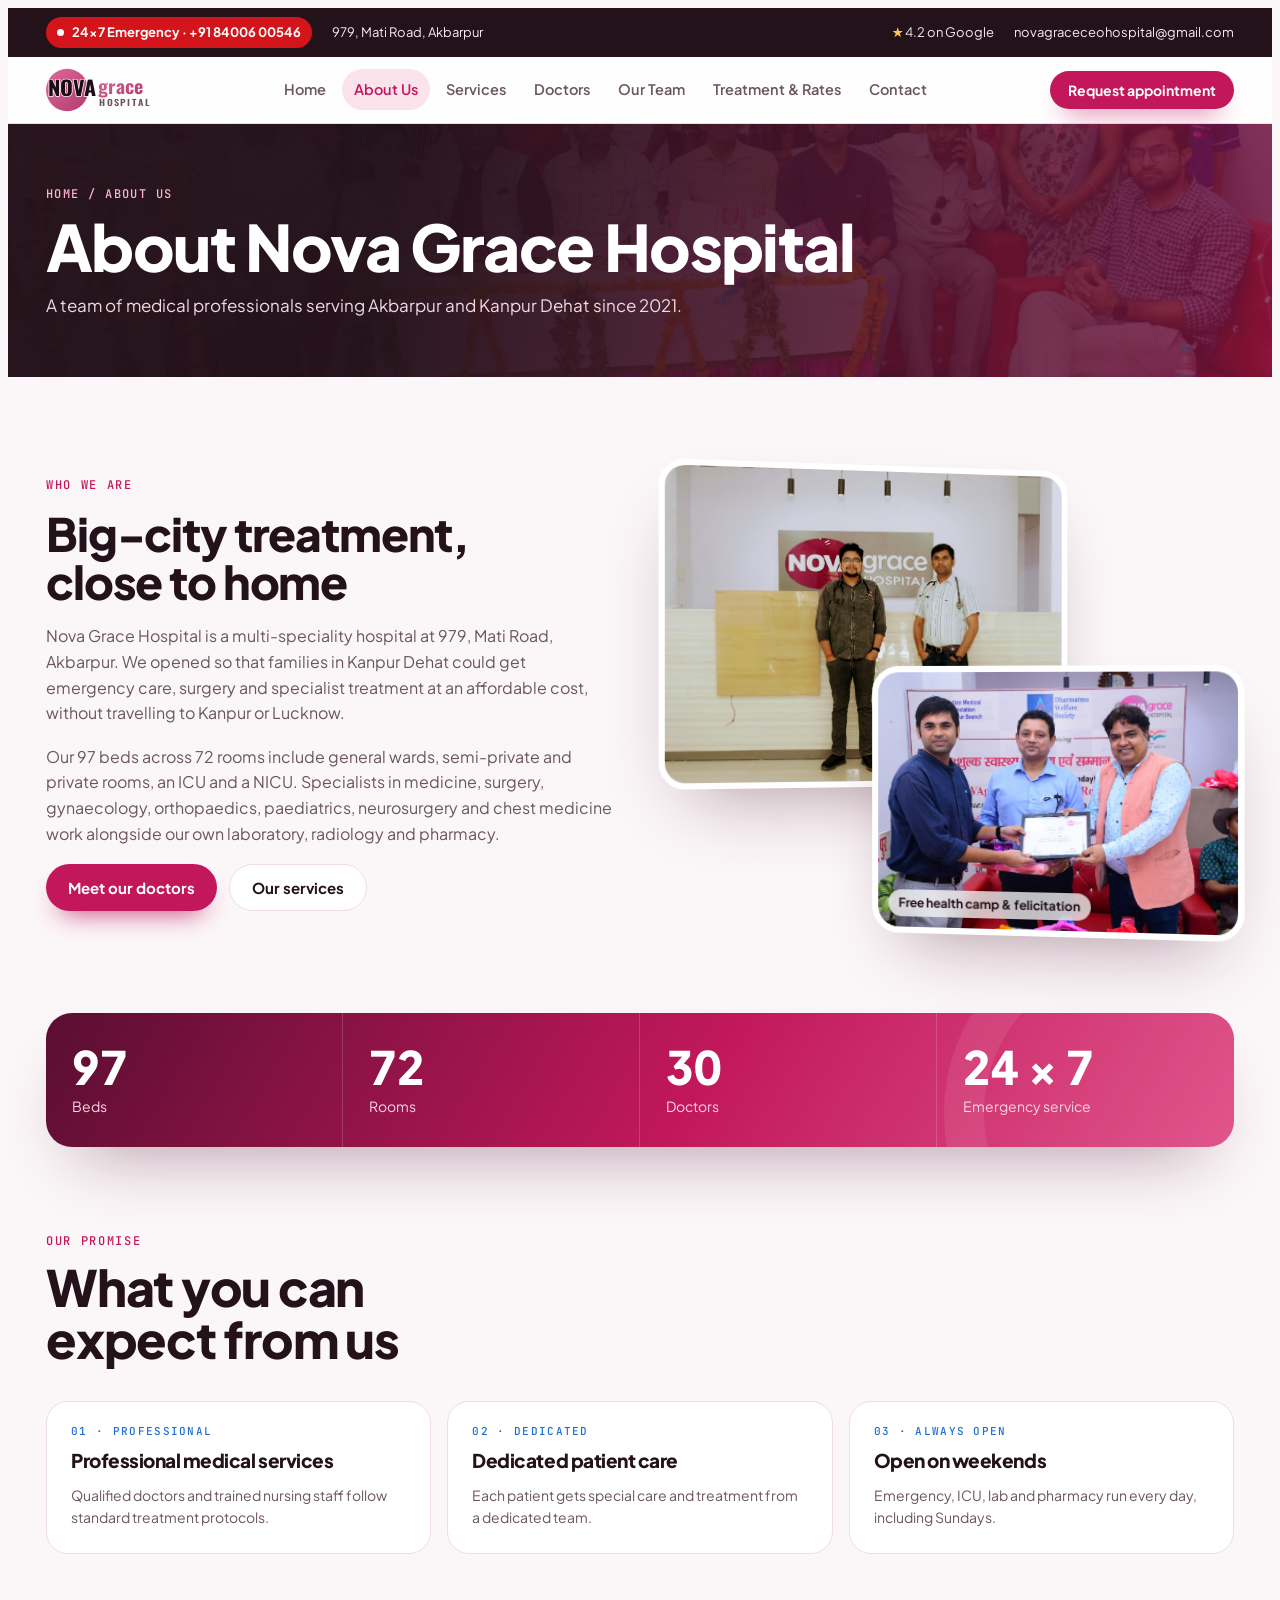
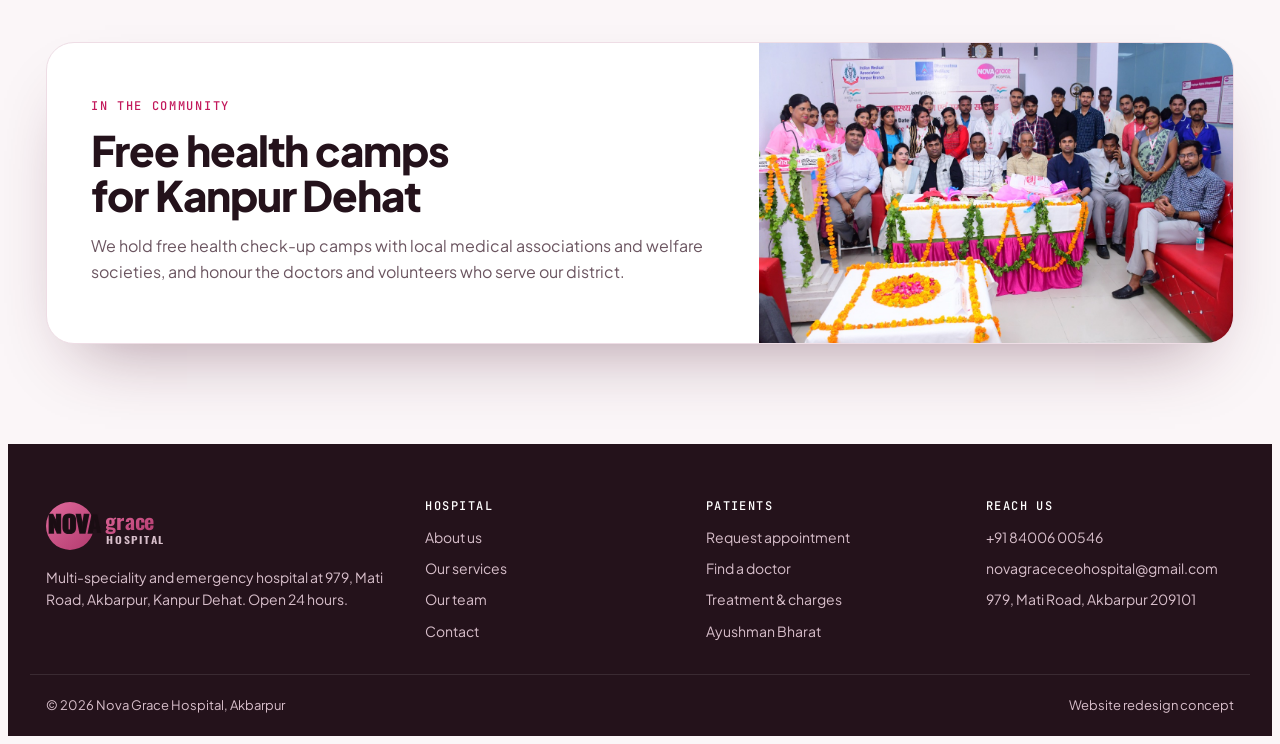
<file: about.html>
<!doctype html>
<html lang="en">
<head>
<meta charset="utf-8">
<meta name="viewport" content="width=device-width, initial-scale=1, viewport-fit=cover">
<title>About Us | Nova Grace Hospital, Akbarpur</title>
<meta name="description" content="About Nova Grace Hospital: a 97-bed multi-speciality hospital serving Akbarpur and Kanpur Dehat since 2021.">
<link rel="canonical" href="https://www.novagracehospital.in.net/about">
<meta property="og:title" content="About Us | Nova Grace Hospital, Akbarpur">
<meta property="og:description" content="About Nova Grace Hospital: a 97-bed multi-speciality hospital serving Akbarpur and Kanpur Dehat since 2021.">
<meta property="og:image" content="https://www.novagracehospital.in.net/img/g-building.jpg">
<meta name="theme-color" content="#C2185B">
<link rel="icon" href="/img/favicon.svg" type="image/svg+xml">
<link rel="preconnect" href="https://fonts.googleapis.com">
<link rel="preconnect" href="https://fonts.gstatic.com" crossorigin>
<link rel="stylesheet" href="https://fonts.googleapis.com/css2?family=Oswald:wght@600;700&family=Plus+Jakarta+Sans:wght@400;500;600;700;800&family=JetBrains+Mono:wght@500&display=swap">
<link rel="stylesheet" href="/assets/css/style.css">
<script src="/assets/js/main.js" defer></script>
</head>
<body data-page="about">
<svg width="0" height="0" style="position:absolute" aria-hidden="true">
  <defs>
    <linearGradient id="mg" x1="0" y1="0" x2="1" y2="1"><stop offset="0" stop-color="#E06A9C"/><stop offset="1" stop-color="#B23A6E"/></linearGradient>
    <symbol id="wordmark" viewBox="0 0 250 100">
      <circle cx="46" cy="50" r="46" fill="url(#mg)"/>
      <text class="t-nova" x="4" y="64" textLength="104" lengthAdjust="spacingAndGlyphs">NOVA</text>
      <text class="t-grace" x="114" y="58" textLength="96" lengthAdjust="spacingAndGlyphs">grace</text>
      <text class="t-hosp" x="116" y="84" textLength="112" lengthAdjust="spacingAndGlyphs">HOSPITAL</text>
    </symbol>
  </defs>
</svg>
<div class="util">
  <div class="wrap">
    <div class="util-l"><span class="em">24×7 Emergency · +91 84006 00546</span><span>979, Mati Road, Akbarpur</span></div>
    <div class="util-r"><span><span class="star">★</span> 4.2 on Google</span><span>novagraceceohospital@gmail.com</span></div>
  </div>
</div>

<header>
  <div class="wrap nav">
    <a class="mark" href="/" aria-label="Nova Grace Hospital home">
      <svg viewBox="0 0 250 100" role="img" aria-hidden="true">
        <circle cx="46" cy="50" r="46" fill="url(#mg)"/>
        <text class="t-nova" x="4" y="64" textLength="104" lengthAdjust="spacingAndGlyphs">NOVA</text>
        <text class="t-grace" x="114" y="58" textLength="96" lengthAdjust="spacingAndGlyphs">grace</text>
        <text class="t-hosp" x="116" y="84" textLength="112" lengthAdjust="spacingAndGlyphs">HOSPITAL</text>
      </svg>
    </a>
    <ul id="menu">
      <li><a href="/" data-p="home">Home</a></li>
      <li><a href="/about" data-p="about">About Us</a></li>
      <li><a href="/services" data-p="services">Services</a></li>
      <li><a href="/doctors" data-p="doctors">Doctors</a></li>
      <li><a href="/team" data-p="team">Our Team</a></li>
      <li><a href="/treatment" data-p="rates">Treatment &amp; Rates</a></li>
      <li><a href="/contact" data-p="contact">Contact</a></li>
    </ul>
    <div class="nav-cta">
      <a class="btn btn-primary" href="/appointment">Request appointment</a>
      <button class="menu-btn" id="menuBtn" type="button" aria-label="Open menu" aria-expanded="false" aria-controls="menu"><svg width="20" height="20" viewBox="0 0 24 24" fill="none" stroke="currentColor" stroke-width="2.2"><path d="M4 7h16M4 12h16M4 17h16"/></svg></button>
    </div>
  </div>
</header>

<main>
  <div class="banner"><img src="/img/g-team-event.jpg" alt=""><div class="wrap"><span class="crumb">Home / About us</span><h1>About Nova Grace Hospital</h1><p>A team of medical professionals serving Akbarpur and Kanpur Dehat since 2021.</p></div></div>
  <section>
    <div class="wrap split">
      <div class="txt">
        <span class="eyebrow">Who we are</span>
        <h2>Big-city treatment, close to home</h2>
        <p>Nova Grace Hospital is a multi-speciality hospital at 979, Mati Road, Akbarpur. We opened so that families in Kanpur Dehat could get emergency care, surgery and specialist treatment at an affordable cost, without travelling to Kanpur or Lucknow.</p>
        <p>Our 97 beds across 72 rooms include general wards, semi-private and private rooms, an ICU and a NICU. Specialists in medicine, surgery, gynaecology, orthopaedics, paediatrics, neurosurgery and chest medicine work alongside our own laboratory, radiology and pharmacy.</p>
        <div class="row"><a class="btn btn-primary" href="/doctors">Meet our doctors</a><a class="btn btn-ghost" href="/services">Our services</a></div>
      </div>
      <div class="stack">
        <figure class="ph"><img src="/img/g-directors.jpg" alt="Nova Grace team at the hospital reception"></figure>
        <figure class="ph"><img src="/img/g-award.jpg" alt="Felicitation at a free health camp"><figcaption>Free health camp &amp; felicitation</figcaption></figure>
      </div>
    </div>
  </section>
  <section>
    <div class="wrap">
      <div class="band" style="margin-top:0">
        <div class="st"><strong>97</strong><span>Beds</span></div>
        <div class="st"><strong>72</strong><span>Rooms</span></div>
        <div class="st"><strong>30</strong><span>Doctors</span></div>
        <div class="st"><strong>24 × 7</strong><span>Emergency service</span></div>
      </div>
    </div>
  </section>
  <section>
    <div class="wrap">
      <div class="sec-head"><div><span class="eyebrow">Our promise</span><h2>What you can expect from us</h2></div></div>
      <div class="values">
        <div class="w"><span class="n">01 · PROFESSIONAL</span><h3>Professional medical services</h3><p>Qualified doctors and trained nursing staff follow standard treatment protocols.</p></div>
        <div class="w"><span class="n">02 · DEDICATED</span><h3>Dedicated patient care</h3><p>Each patient gets special care and treatment from a dedicated team.</p></div>
        <div class="w"><span class="n">03 · ALWAYS OPEN</span><h3>Open on weekends</h3><p>Emergency, ICU, lab and pharmacy run every day, including Sundays.</p></div>
      </div>
    </div>
  </section>
  <section>
    <div class="wrap"><div class="cta"><div class="cta-copy"><span class="eyebrow">In the community</span><h2>Free health camps for Kanpur Dehat</h2><p>We hold free health check-up camps with local medical associations and welfare societies, and honour the doctors and volunteers who serve our district.</p></div><div class="cta-img"><img src="/img/g-team-event.jpg" alt="Health camp participants with the hospital team"></div></div></div>
  </section>
</main>
<footer>
  <div class="wrap foot">
    <div class="brand">
      <a class="mark" href="/" aria-label="Nova Grace Hospital home"><svg viewBox="0 0 250 100" style="height:52px" aria-hidden="true"><circle cx="46" cy="50" r="46" fill="url(#mg)"/><text class="t-nova" x="4" y="64" textLength="104" lengthAdjust="spacingAndGlyphs">NOVA</text><text class="t-grace" x="114" y="58" textLength="96" lengthAdjust="spacingAndGlyphs">grace</text><text class="t-hosp" x="116" y="84" textLength="112" lengthAdjust="spacingAndGlyphs">HOSPITAL</text></svg></a>
      <p>Multi-speciality and emergency hospital at 979, Mati Road, Akbarpur, Kanpur Dehat. Open 24 hours.</p>
    </div>
    <div><h4>Hospital</h4><ul><li><a href="/about">About us</a></li><li><a href="/services">Our services</a></li><li><a href="/team">Our team</a></li><li><a href="/contact">Contact</a></li></ul></div>
    <div><h4>Patients</h4><ul><li><a href="/appointment">Request appointment</a></li><li><a href="/doctors">Find a doctor</a></li><li><a href="/treatment">Treatment &amp; charges</a></li><li><a href="/treatment">Ayushman Bharat</a></li></ul></div>
    <div><h4>Reach us</h4><ul><li>+91 84006 00546</li><li>novagraceceohospital@gmail.com</li><li>979, Mati Road, Akbarpur 209101</li></ul></div>
  </div>
  <div class="wrap legal"><span>© 2026 Nova Grace Hospital, Akbarpur</span><span>Website redesign concept</span></div>
</footer>

<nav class="mbar" aria-label="Mobile quick actions">
  <a class="call" href="/contact"><svg width="18" height="18" viewBox="0 0 24 24" fill="none" stroke="currentColor" stroke-width="2.2"><path d="M3 12h4l3-8 4 16 3-8h4"/></svg>Emergency</a>
  <a href="/doctors"><svg width="18" height="18" viewBox="0 0 24 24" fill="none" stroke="currentColor" stroke-width="2"><circle cx="12" cy="8" r="4"/><path d="M4 21a8 8 0 0 1 16 0"/></svg>Doctors</a>
  <a href="/appointment"><svg width="18" height="18" viewBox="0 0 24 24" fill="none" stroke="currentColor" stroke-width="2"><rect x="3" y="5" width="18" height="16" rx="3"/><path d="M3 10h18M8 3v4M16 3v4"/></svg>Book</a>
  <a href="https://wa.me/918400600546" target="_blank" rel="noopener"><svg width="18" height="18" viewBox="0 0 24 24" fill="none" stroke="currentColor" stroke-width="2"><path d="M4 20l1.3-4A8 8 0 1 1 8 18.7z"/></svg>WhatsApp</a>
</nav>

</body>
</html>
</file>
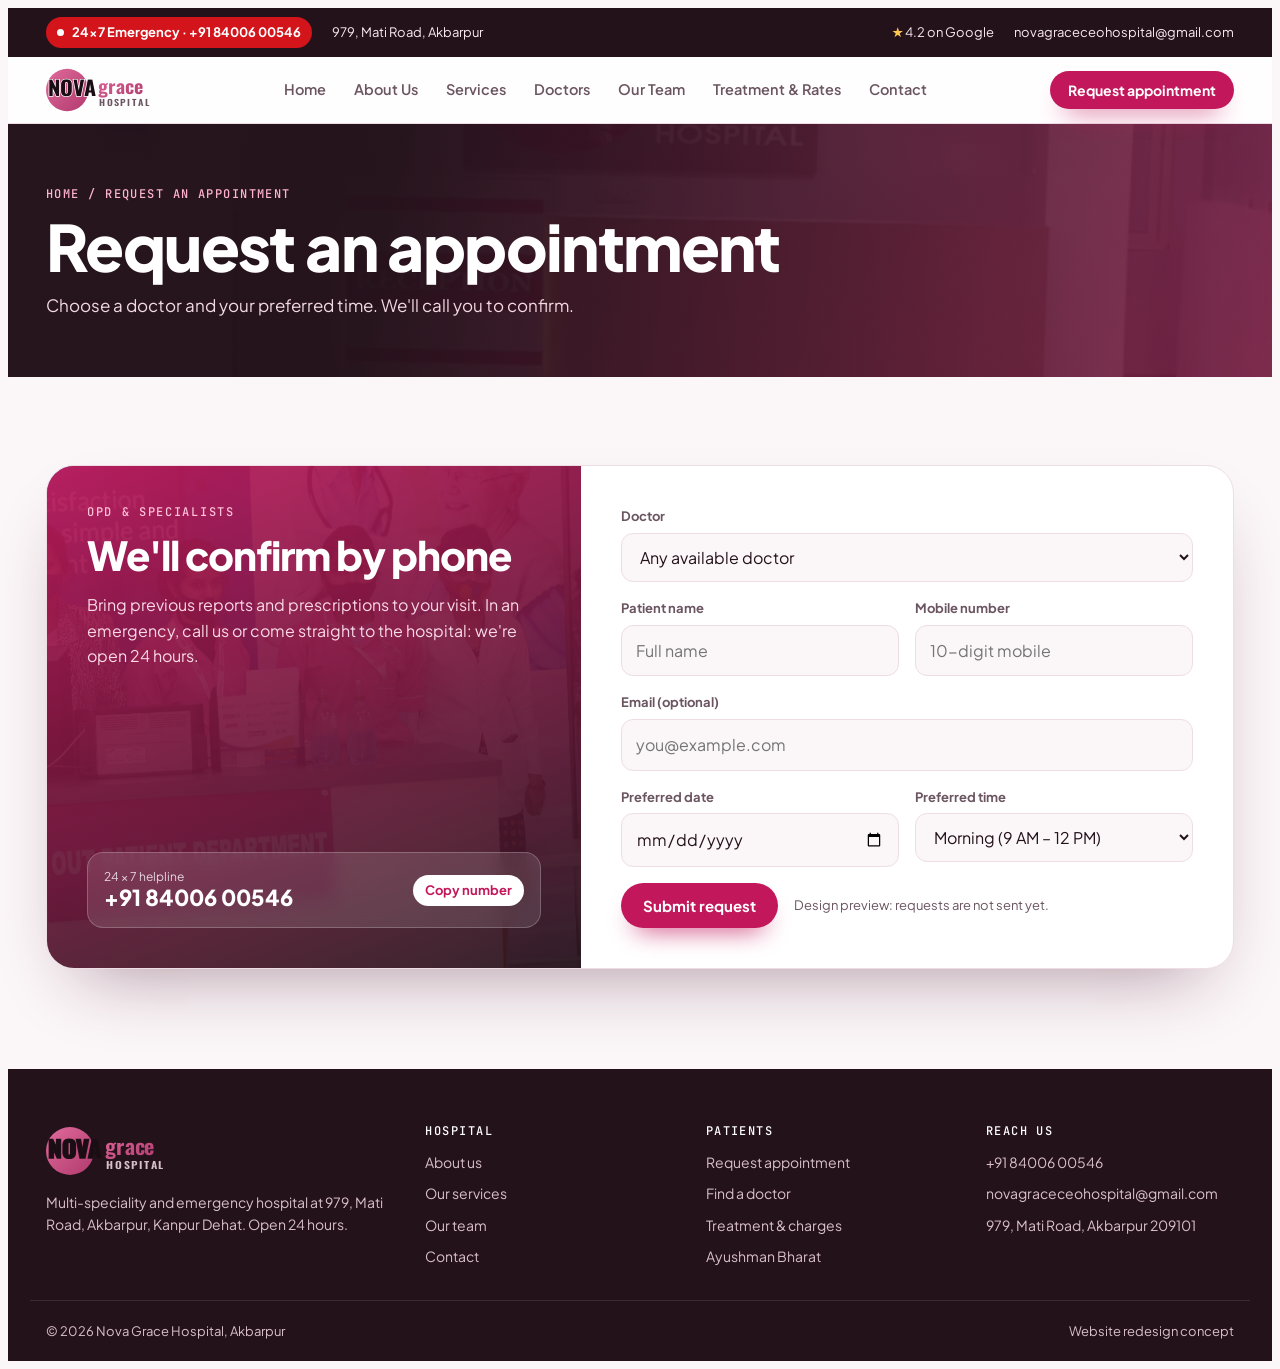
<file: appointment.html>
<!doctype html>
<html lang="en">
<head>
<meta charset="utf-8">
<meta name="viewport" content="width=device-width, initial-scale=1, viewport-fit=cover">
<title>Request an Appointment | Nova Grace Hospital</title>
<meta name="description" content="Request an OPD appointment with a Nova Grace Hospital doctor. We call to confirm.">
<link rel="canonical" href="https://www.novagracehospital.in.net/appointment">
<meta property="og:title" content="Request an Appointment | Nova Grace Hospital">
<meta property="og:description" content="Request an OPD appointment with a Nova Grace Hospital doctor. We call to confirm.">
<meta property="og:image" content="https://www.novagracehospital.in.net/img/g-building.jpg">
<meta name="theme-color" content="#C2185B">
<link rel="icon" href="/img/favicon.svg" type="image/svg+xml">
<link rel="preconnect" href="https://fonts.googleapis.com">
<link rel="preconnect" href="https://fonts.gstatic.com" crossorigin>
<link rel="stylesheet" href="https://fonts.googleapis.com/css2?family=Oswald:wght@600;700&family=Plus+Jakarta+Sans:wght@400;500;600;700;800&family=JetBrains+Mono:wght@500&display=swap">
<link rel="stylesheet" href="/assets/css/style.css">
<script src="/assets/js/main.js" defer></script>
</head>
<body data-page="appointment">
<svg width="0" height="0" style="position:absolute" aria-hidden="true">
  <defs>
    <linearGradient id="mg" x1="0" y1="0" x2="1" y2="1"><stop offset="0" stop-color="#E06A9C"/><stop offset="1" stop-color="#B23A6E"/></linearGradient>
    <symbol id="wordmark" viewBox="0 0 250 100">
      <circle cx="46" cy="50" r="46" fill="url(#mg)"/>
      <text class="t-nova" x="4" y="64" textLength="104" lengthAdjust="spacingAndGlyphs">NOVA</text>
      <text class="t-grace" x="114" y="58" textLength="96" lengthAdjust="spacingAndGlyphs">grace</text>
      <text class="t-hosp" x="116" y="84" textLength="112" lengthAdjust="spacingAndGlyphs">HOSPITAL</text>
    </symbol>
  </defs>
</svg>
<div class="util">
  <div class="wrap">
    <div class="util-l"><span class="em">24×7 Emergency · +91 84006 00546</span><span>979, Mati Road, Akbarpur</span></div>
    <div class="util-r"><span><span class="star">★</span> 4.2 on Google</span><span>novagraceceohospital@gmail.com</span></div>
  </div>
</div>

<header>
  <div class="wrap nav">
    <a class="mark" href="/" aria-label="Nova Grace Hospital home">
      <svg viewBox="0 0 250 100" role="img" aria-hidden="true">
        <circle cx="46" cy="50" r="46" fill="url(#mg)"/>
        <text class="t-nova" x="4" y="64" textLength="104" lengthAdjust="spacingAndGlyphs">NOVA</text>
        <text class="t-grace" x="114" y="58" textLength="96" lengthAdjust="spacingAndGlyphs">grace</text>
        <text class="t-hosp" x="116" y="84" textLength="112" lengthAdjust="spacingAndGlyphs">HOSPITAL</text>
      </svg>
    </a>
    <ul id="menu">
      <li><a href="/" data-p="home">Home</a></li>
      <li><a href="/about" data-p="about">About Us</a></li>
      <li><a href="/services" data-p="services">Services</a></li>
      <li><a href="/doctors" data-p="doctors">Doctors</a></li>
      <li><a href="/team" data-p="team">Our Team</a></li>
      <li><a href="/treatment" data-p="rates">Treatment &amp; Rates</a></li>
      <li><a href="/contact" data-p="contact">Contact</a></li>
    </ul>
    <div class="nav-cta">
      <a class="btn btn-primary" href="/appointment">Request appointment</a>
      <button class="menu-btn" id="menuBtn" type="button" aria-label="Open menu" aria-expanded="false" aria-controls="menu"><svg width="20" height="20" viewBox="0 0 24 24" fill="none" stroke="currentColor" stroke-width="2.2"><path d="M4 7h16M4 12h16M4 17h16"/></svg></button>
    </div>
  </div>
</header>

<main>
  <div class="banner"><img src="/img/g-reception-wide.jpg" alt=""><div class="wrap"><span class="crumb">Home / Request an appointment</span><h1>Request an appointment</h1><p>Choose a doctor and your preferred time. We'll call you to confirm.</p></div></div>
  <section>
    <div class="wrap">
      <div class="formbox">
        <div class="formside"><img src="/img/g-opd-staff.jpg" alt=""><span class="eyebrow">OPD &amp; specialists</span><h2>We'll confirm by phone</h2><p>Bring previous reports and prescriptions to your visit. In an emergency, call us or come straight to the hospital: we're open 24 hours.</p>
          <div class="phone-chip"><div><div style="font-size:12px;opacity:.8">24 × 7 helpline</div><strong id="phone">+91 84006 00546</strong></div><button class="copy" type="button" id="copyBtn">Copy number</button></div></div>
        <form id="apptForm" novalidate>
          <div class="field full"><label for="a-doctor">Doctor</label><select id="a-doctor" name="doctor"></select></div>
          <div class="field"><label for="a-name">Patient name</label><input id="a-name" name="name" autocomplete="name" placeholder="Full name"></div>
          <div class="field"><label for="a-contact">Mobile number</label><input id="a-contact" name="contact" inputmode="tel" autocomplete="tel" placeholder="10-digit mobile"></div>
          <div class="field full"><label for="a-email">Email (optional)</label><input id="a-email" name="email" type="email" autocomplete="email" placeholder="you@example.com"></div>
          <div class="field"><label for="a-date">Preferred date</label><input id="a-date" name="date" type="date"></div>
          <div class="field"><label for="a-time">Preferred time</label><select id="a-time" name="time"><option>Morning (9 AM – 12 PM)</option><option>Afternoon (12 – 4 PM)</option><option>Evening (4 – 8 PM)</option></select></div>
          <div class="form-foot"><button class="btn btn-primary" type="submit">Submit request</button><span class="note">Design preview: requests are not sent yet.</span></div>
          <div class="ok" id="apptOk" hidden></div>
        </form>
      </div>
    </div>
  </section>
</main>
<footer>
  <div class="wrap foot">
    <div class="brand">
      <a class="mark" href="/" aria-label="Nova Grace Hospital home"><svg viewBox="0 0 250 100" style="height:52px" aria-hidden="true"><circle cx="46" cy="50" r="46" fill="url(#mg)"/><text class="t-nova" x="4" y="64" textLength="104" lengthAdjust="spacingAndGlyphs">NOVA</text><text class="t-grace" x="114" y="58" textLength="96" lengthAdjust="spacingAndGlyphs">grace</text><text class="t-hosp" x="116" y="84" textLength="112" lengthAdjust="spacingAndGlyphs">HOSPITAL</text></svg></a>
      <p>Multi-speciality and emergency hospital at 979, Mati Road, Akbarpur, Kanpur Dehat. Open 24 hours.</p>
    </div>
    <div><h4>Hospital</h4><ul><li><a href="/about">About us</a></li><li><a href="/services">Our services</a></li><li><a href="/team">Our team</a></li><li><a href="/contact">Contact</a></li></ul></div>
    <div><h4>Patients</h4><ul><li><a href="/appointment">Request appointment</a></li><li><a href="/doctors">Find a doctor</a></li><li><a href="/treatment">Treatment &amp; charges</a></li><li><a href="/treatment">Ayushman Bharat</a></li></ul></div>
    <div><h4>Reach us</h4><ul><li>+91 84006 00546</li><li>novagraceceohospital@gmail.com</li><li>979, Mati Road, Akbarpur 209101</li></ul></div>
  </div>
  <div class="wrap legal"><span>© 2026 Nova Grace Hospital, Akbarpur</span><span>Website redesign concept</span></div>
</footer>

<nav class="mbar" aria-label="Mobile quick actions">
  <a class="call" href="/contact"><svg width="18" height="18" viewBox="0 0 24 24" fill="none" stroke="currentColor" stroke-width="2.2"><path d="M3 12h4l3-8 4 16 3-8h4"/></svg>Emergency</a>
  <a href="/doctors"><svg width="18" height="18" viewBox="0 0 24 24" fill="none" stroke="currentColor" stroke-width="2"><circle cx="12" cy="8" r="4"/><path d="M4 21a8 8 0 0 1 16 0"/></svg>Doctors</a>
  <a href="/appointment"><svg width="18" height="18" viewBox="0 0 24 24" fill="none" stroke="currentColor" stroke-width="2"><rect x="3" y="5" width="18" height="16" rx="3"/><path d="M3 10h18M8 3v4M16 3v4"/></svg>Book</a>
  <a href="https://wa.me/918400600546" target="_blank" rel="noopener"><svg width="18" height="18" viewBox="0 0 24 24" fill="none" stroke="currentColor" stroke-width="2"><path d="M4 20l1.3-4A8 8 0 1 1 8 18.7z"/></svg>WhatsApp</a>
</nav>

</body>
</html>
</file>
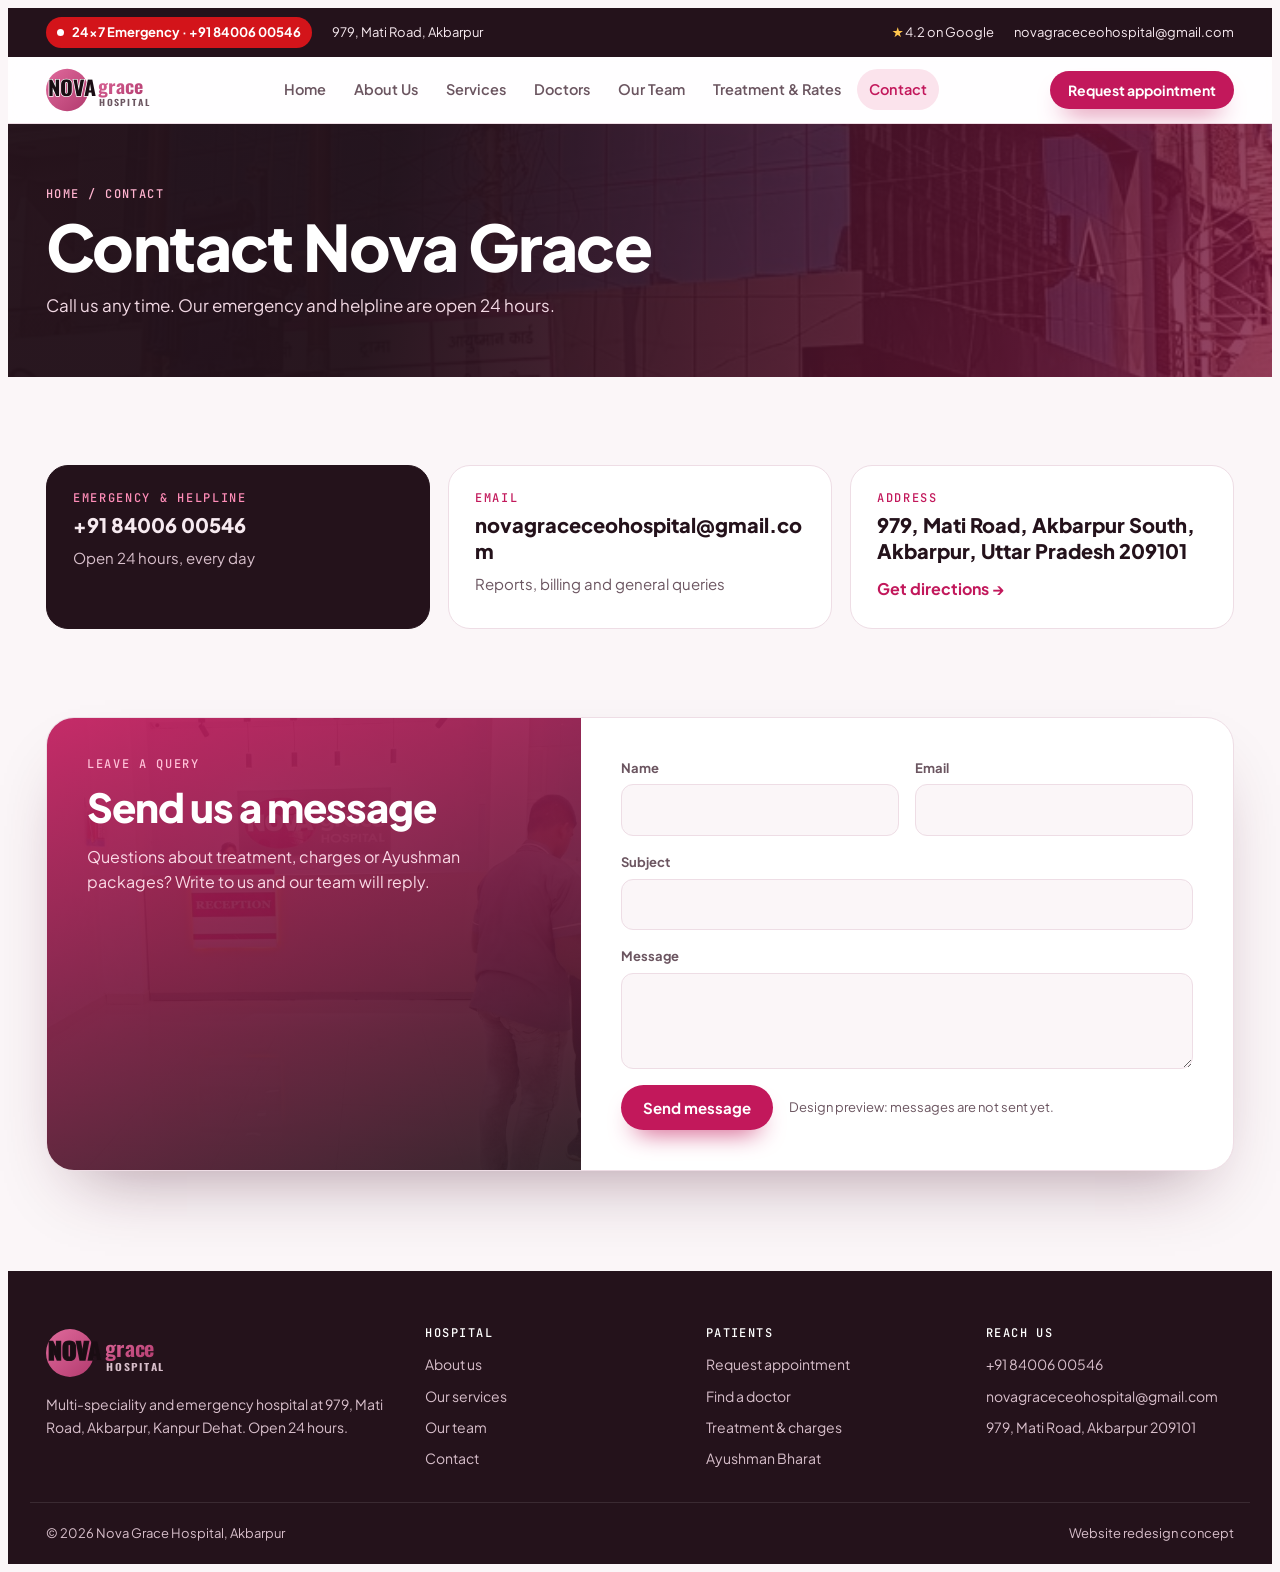
<file: contact.html>
<!doctype html>
<html lang="en">
<head>
<meta charset="utf-8">
<meta name="viewport" content="width=device-width, initial-scale=1, viewport-fit=cover">
<title>Contact Us | Nova Grace Hospital, Akbarpur</title>
<meta name="description" content="Call +91 84006 00546 (24×7) or visit 979, Mati Road, Akbarpur, Uttar Pradesh 209101.">
<link rel="canonical" href="https://www.novagracehospital.in.net/contact">
<meta property="og:title" content="Contact Us | Nova Grace Hospital, Akbarpur">
<meta property="og:description" content="Call +91 84006 00546 (24×7) or visit 979, Mati Road, Akbarpur, Uttar Pradesh 209101.">
<meta property="og:image" content="https://www.novagracehospital.in.net/img/g-building.jpg">
<meta name="theme-color" content="#C2185B">
<link rel="icon" href="/img/favicon.svg" type="image/svg+xml">
<link rel="preconnect" href="https://fonts.googleapis.com">
<link rel="preconnect" href="https://fonts.gstatic.com" crossorigin>
<link rel="stylesheet" href="https://fonts.googleapis.com/css2?family=Oswald:wght@600;700&family=Plus+Jakarta+Sans:wght@400;500;600;700;800&family=JetBrains+Mono:wght@500&display=swap">
<link rel="stylesheet" href="/assets/css/style.css">
<script src="/assets/js/main.js" defer></script>
</head>
<body data-page="contact">
<svg width="0" height="0" style="position:absolute" aria-hidden="true">
  <defs>
    <linearGradient id="mg" x1="0" y1="0" x2="1" y2="1"><stop offset="0" stop-color="#E06A9C"/><stop offset="1" stop-color="#B23A6E"/></linearGradient>
    <symbol id="wordmark" viewBox="0 0 250 100">
      <circle cx="46" cy="50" r="46" fill="url(#mg)"/>
      <text class="t-nova" x="4" y="64" textLength="104" lengthAdjust="spacingAndGlyphs">NOVA</text>
      <text class="t-grace" x="114" y="58" textLength="96" lengthAdjust="spacingAndGlyphs">grace</text>
      <text class="t-hosp" x="116" y="84" textLength="112" lengthAdjust="spacingAndGlyphs">HOSPITAL</text>
    </symbol>
  </defs>
</svg>
<div class="util">
  <div class="wrap">
    <div class="util-l"><span class="em">24×7 Emergency · +91 84006 00546</span><span>979, Mati Road, Akbarpur</span></div>
    <div class="util-r"><span><span class="star">★</span> 4.2 on Google</span><span>novagraceceohospital@gmail.com</span></div>
  </div>
</div>

<header>
  <div class="wrap nav">
    <a class="mark" href="/" aria-label="Nova Grace Hospital home">
      <svg viewBox="0 0 250 100" role="img" aria-hidden="true">
        <circle cx="46" cy="50" r="46" fill="url(#mg)"/>
        <text class="t-nova" x="4" y="64" textLength="104" lengthAdjust="spacingAndGlyphs">NOVA</text>
        <text class="t-grace" x="114" y="58" textLength="96" lengthAdjust="spacingAndGlyphs">grace</text>
        <text class="t-hosp" x="116" y="84" textLength="112" lengthAdjust="spacingAndGlyphs">HOSPITAL</text>
      </svg>
    </a>
    <ul id="menu">
      <li><a href="/" data-p="home">Home</a></li>
      <li><a href="/about" data-p="about">About Us</a></li>
      <li><a href="/services" data-p="services">Services</a></li>
      <li><a href="/doctors" data-p="doctors">Doctors</a></li>
      <li><a href="/team" data-p="team">Our Team</a></li>
      <li><a href="/treatment" data-p="rates">Treatment &amp; Rates</a></li>
      <li><a href="/contact" data-p="contact">Contact</a></li>
    </ul>
    <div class="nav-cta">
      <a class="btn btn-primary" href="/appointment">Request appointment</a>
      <button class="menu-btn" id="menuBtn" type="button" aria-label="Open menu" aria-expanded="false" aria-controls="menu"><svg width="20" height="20" viewBox="0 0 24 24" fill="none" stroke="currentColor" stroke-width="2.2"><path d="M4 7h16M4 12h16M4 17h16"/></svg></button>
    </div>
  </div>
</header>

<main>
  <div class="banner"><img src="/img/g-building.jpg" alt=""><div class="wrap"><span class="crumb">Home / Contact</span><h1>Contact Nova Grace</h1><p>Call us any time. Our emergency and helpline are open 24 hours.</p></div></div>
  <section>
    <div class="wrap">
      <div class="contact">
        <div class="c-card em"><span class="eyebrow" style="color:#FF8DB8">Emergency &amp; helpline</span><strong>+91 84006 00546</strong><p>Open 24 hours, every day</p></div>
        <div class="c-card"><span class="eyebrow">Email</span><strong>novagraceceohospital@gmail.com</strong><p>Reports, billing and general queries</p></div>
        <div class="c-card"><span class="eyebrow">Address</span><strong>979, Mati Road, Akbarpur South, Akbarpur, Uttar Pradesh 209101</strong><a class="lnk" href="https://www.google.com/maps/search/?api=1&query=Nova+Grace+Hospital+979+Mati+Road+Akbarpur" target="_blank" rel="noopener">Get directions →</a></div>
      </div>
    </div>
  </section>
  <section>
    <div class="wrap">
      <div class="formbox">
        <div class="formside"><img src="/img/g-lobby.jpg" alt=""><span class="eyebrow">Leave a query</span><h2>Send us a message</h2><p>Questions about treatment, charges or Ayushman packages? Write to us and our team will reply.</p></div>
        <form id="queryForm" novalidate>
          <div class="field"><label for="q-name">Name</label><input id="q-name" name="name" autocomplete="name"></div>
          <div class="field"><label for="q-email">Email</label><input id="q-email" name="email" type="email" autocomplete="email"></div>
          <div class="field full"><label for="q-subject">Subject</label><input id="q-subject" name="subject"></div>
          <div class="field full"><label for="q-message">Message</label><textarea id="q-message" name="message"></textarea></div>
          <div class="form-foot"><button class="btn btn-primary" type="submit">Send message</button><span class="note">Design preview: messages are not sent yet.</span></div>
          <div class="ok" id="queryOk" hidden></div>
        </form>
      </div>
    </div>
  </section>
</main>
<footer>
  <div class="wrap foot">
    <div class="brand">
      <a class="mark" href="/" aria-label="Nova Grace Hospital home"><svg viewBox="0 0 250 100" style="height:52px" aria-hidden="true"><circle cx="46" cy="50" r="46" fill="url(#mg)"/><text class="t-nova" x="4" y="64" textLength="104" lengthAdjust="spacingAndGlyphs">NOVA</text><text class="t-grace" x="114" y="58" textLength="96" lengthAdjust="spacingAndGlyphs">grace</text><text class="t-hosp" x="116" y="84" textLength="112" lengthAdjust="spacingAndGlyphs">HOSPITAL</text></svg></a>
      <p>Multi-speciality and emergency hospital at 979, Mati Road, Akbarpur, Kanpur Dehat. Open 24 hours.</p>
    </div>
    <div><h4>Hospital</h4><ul><li><a href="/about">About us</a></li><li><a href="/services">Our services</a></li><li><a href="/team">Our team</a></li><li><a href="/contact">Contact</a></li></ul></div>
    <div><h4>Patients</h4><ul><li><a href="/appointment">Request appointment</a></li><li><a href="/doctors">Find a doctor</a></li><li><a href="/treatment">Treatment &amp; charges</a></li><li><a href="/treatment">Ayushman Bharat</a></li></ul></div>
    <div><h4>Reach us</h4><ul><li>+91 84006 00546</li><li>novagraceceohospital@gmail.com</li><li>979, Mati Road, Akbarpur 209101</li></ul></div>
  </div>
  <div class="wrap legal"><span>© 2026 Nova Grace Hospital, Akbarpur</span><span>Website redesign concept</span></div>
</footer>

<nav class="mbar" aria-label="Mobile quick actions">
  <a class="call" href="/contact"><svg width="18" height="18" viewBox="0 0 24 24" fill="none" stroke="currentColor" stroke-width="2.2"><path d="M3 12h4l3-8 4 16 3-8h4"/></svg>Emergency</a>
  <a href="/doctors"><svg width="18" height="18" viewBox="0 0 24 24" fill="none" stroke="currentColor" stroke-width="2"><circle cx="12" cy="8" r="4"/><path d="M4 21a8 8 0 0 1 16 0"/></svg>Doctors</a>
  <a href="/appointment"><svg width="18" height="18" viewBox="0 0 24 24" fill="none" stroke="currentColor" stroke-width="2"><rect x="3" y="5" width="18" height="16" rx="3"/><path d="M3 10h18M8 3v4M16 3v4"/></svg>Book</a>
  <a href="https://wa.me/918400600546" target="_blank" rel="noopener"><svg width="18" height="18" viewBox="0 0 24 24" fill="none" stroke="currentColor" stroke-width="2"><path d="M4 20l1.3-4A8 8 0 1 1 8 18.7z"/></svg>WhatsApp</a>
</nav>

</body>
</html>
</file>
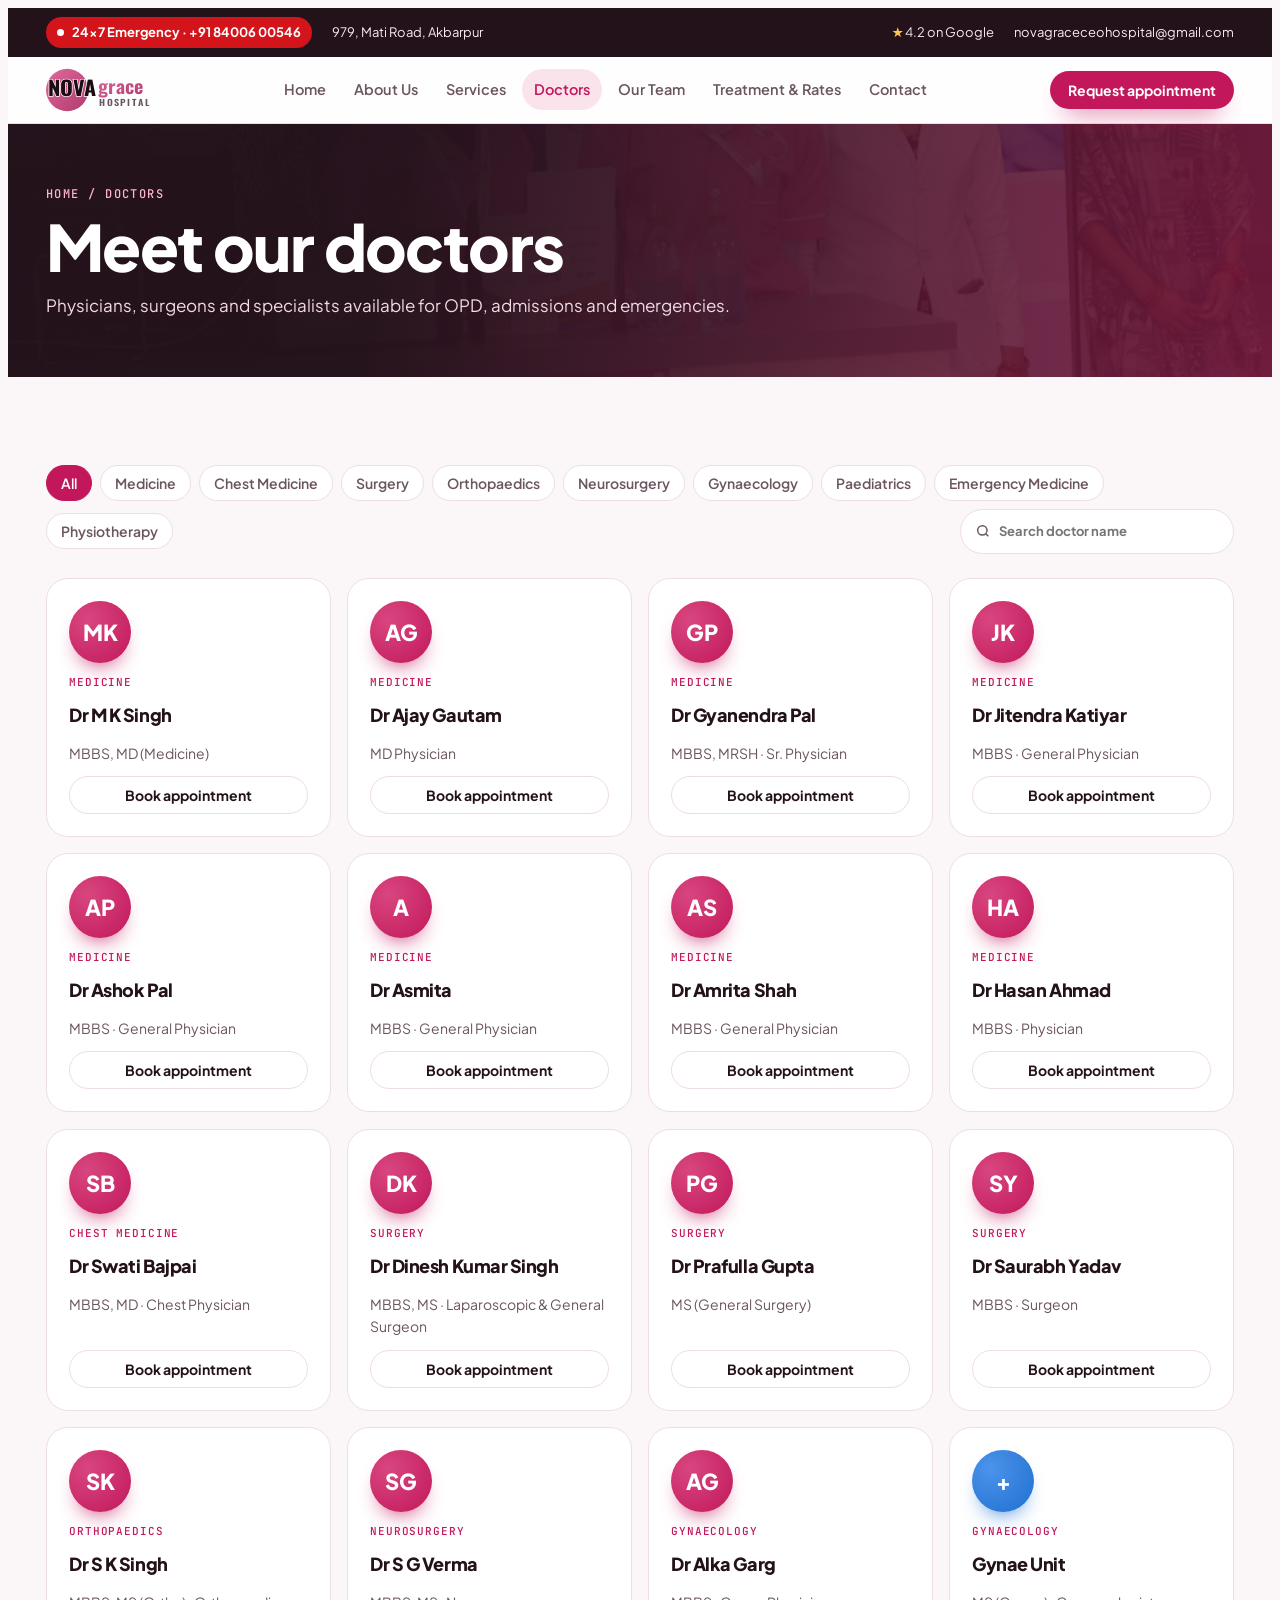
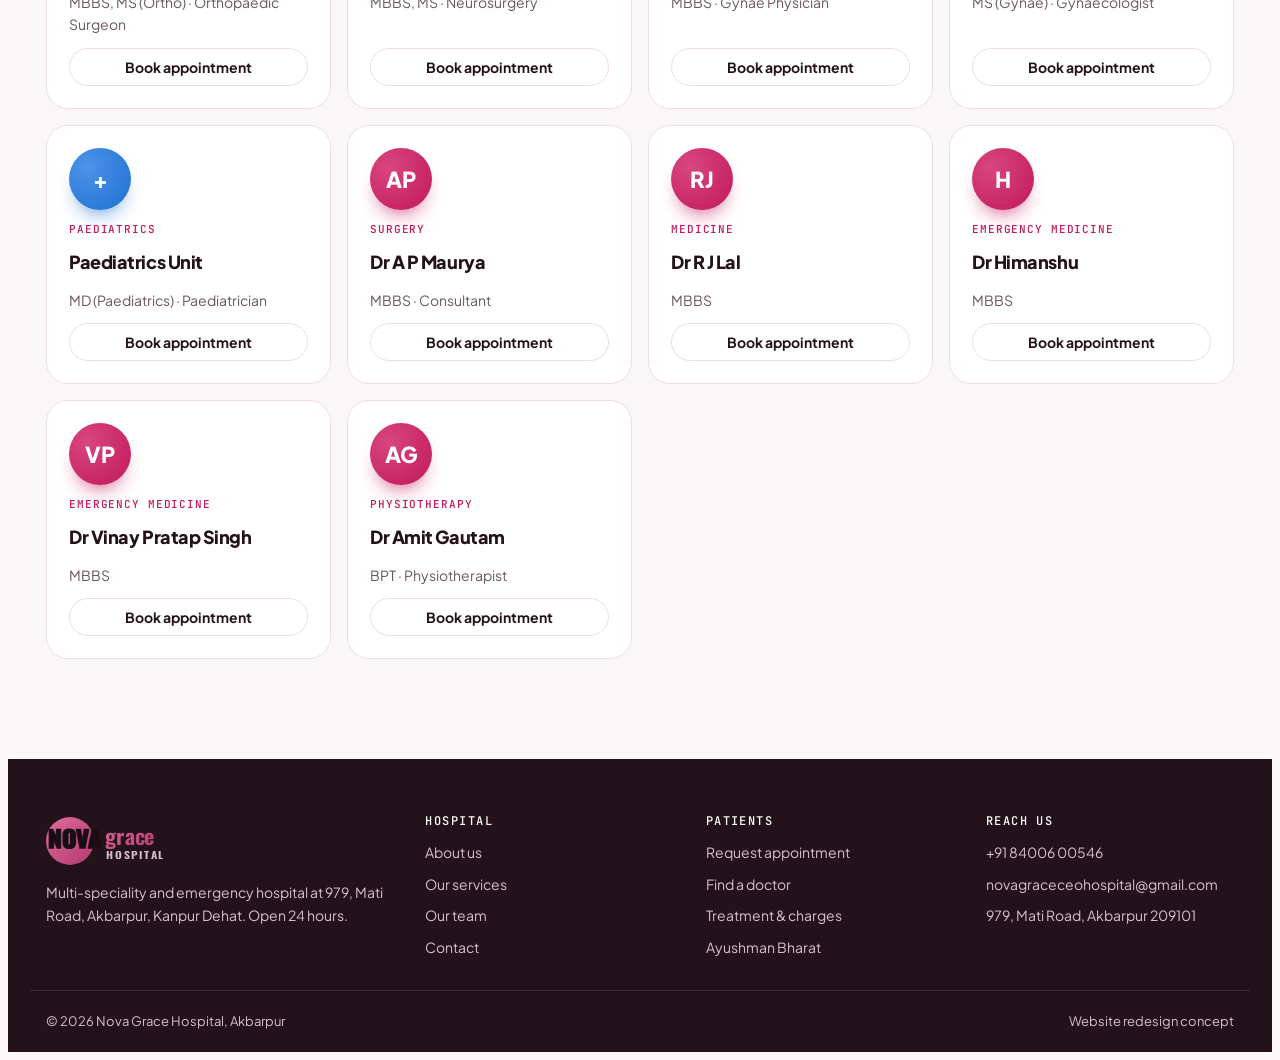
<file: doctors.html>
<!doctype html>
<html lang="en">
<head>
<meta charset="utf-8">
<meta name="viewport" content="width=device-width, initial-scale=1, viewport-fit=cover">
<title>Our Doctors | Nova Grace Hospital, Akbarpur</title>
<meta name="description" content="Meet the physicians, surgeons and specialists at Nova Grace Hospital and book an appointment.">
<link rel="canonical" href="https://www.novagracehospital.in.net/doctors">
<meta property="og:title" content="Our Doctors | Nova Grace Hospital, Akbarpur">
<meta property="og:description" content="Meet the physicians, surgeons and specialists at Nova Grace Hospital and book an appointment.">
<meta property="og:image" content="https://www.novagracehospital.in.net/img/g-building.jpg">
<meta name="theme-color" content="#C2185B">
<link rel="icon" href="/img/favicon.svg" type="image/svg+xml">
<link rel="preconnect" href="https://fonts.googleapis.com">
<link rel="preconnect" href="https://fonts.gstatic.com" crossorigin>
<link rel="stylesheet" href="https://fonts.googleapis.com/css2?family=Oswald:wght@600;700&family=Plus+Jakarta+Sans:wght@400;500;600;700;800&family=JetBrains+Mono:wght@500&display=swap">
<link rel="stylesheet" href="/assets/css/style.css">
<script src="/assets/js/main.js" defer></script>
</head>
<body data-page="doctors">
<svg width="0" height="0" style="position:absolute" aria-hidden="true">
  <defs>
    <linearGradient id="mg" x1="0" y1="0" x2="1" y2="1"><stop offset="0" stop-color="#E06A9C"/><stop offset="1" stop-color="#B23A6E"/></linearGradient>
    <symbol id="wordmark" viewBox="0 0 250 100">
      <circle cx="46" cy="50" r="46" fill="url(#mg)"/>
      <text class="t-nova" x="4" y="64" textLength="104" lengthAdjust="spacingAndGlyphs">NOVA</text>
      <text class="t-grace" x="114" y="58" textLength="96" lengthAdjust="spacingAndGlyphs">grace</text>
      <text class="t-hosp" x="116" y="84" textLength="112" lengthAdjust="spacingAndGlyphs">HOSPITAL</text>
    </symbol>
  </defs>
</svg>
<div class="util">
  <div class="wrap">
    <div class="util-l"><span class="em">24×7 Emergency · +91 84006 00546</span><span>979, Mati Road, Akbarpur</span></div>
    <div class="util-r"><span><span class="star">★</span> 4.2 on Google</span><span>novagraceceohospital@gmail.com</span></div>
  </div>
</div>

<header>
  <div class="wrap nav">
    <a class="mark" href="/" aria-label="Nova Grace Hospital home">
      <svg viewBox="0 0 250 100" role="img" aria-hidden="true">
        <circle cx="46" cy="50" r="46" fill="url(#mg)"/>
        <text class="t-nova" x="4" y="64" textLength="104" lengthAdjust="spacingAndGlyphs">NOVA</text>
        <text class="t-grace" x="114" y="58" textLength="96" lengthAdjust="spacingAndGlyphs">grace</text>
        <text class="t-hosp" x="116" y="84" textLength="112" lengthAdjust="spacingAndGlyphs">HOSPITAL</text>
      </svg>
    </a>
    <ul id="menu">
      <li><a href="/" data-p="home">Home</a></li>
      <li><a href="/about" data-p="about">About Us</a></li>
      <li><a href="/services" data-p="services">Services</a></li>
      <li><a href="/doctors" data-p="doctors">Doctors</a></li>
      <li><a href="/team" data-p="team">Our Team</a></li>
      <li><a href="/treatment" data-p="rates">Treatment &amp; Rates</a></li>
      <li><a href="/contact" data-p="contact">Contact</a></li>
    </ul>
    <div class="nav-cta">
      <a class="btn btn-primary" href="/appointment">Request appointment</a>
      <button class="menu-btn" id="menuBtn" type="button" aria-label="Open menu" aria-expanded="false" aria-controls="menu"><svg width="20" height="20" viewBox="0 0 24 24" fill="none" stroke="currentColor" stroke-width="2.2"><path d="M4 7h16M4 12h16M4 17h16"/></svg></button>
    </div>
  </div>
</header>

<main>
  <div class="banner"><img src="/img/g-opd-staff.jpg" alt=""><div class="wrap"><span class="crumb">Home / Doctors</span><h1>Meet our doctors</h1><p>Physicians, surgeons and specialists available for OPD, admissions and emergencies.</p></div></div>
  <section>
    <div class="wrap">
      <div class="filters" id="filters" role="group" aria-label="Filter by department"></div>
      <div class="docs" id="docGrid"></div>
    </div>
  </section>
</main>
<footer>
  <div class="wrap foot">
    <div class="brand">
      <a class="mark" href="/" aria-label="Nova Grace Hospital home"><svg viewBox="0 0 250 100" style="height:52px" aria-hidden="true"><circle cx="46" cy="50" r="46" fill="url(#mg)"/><text class="t-nova" x="4" y="64" textLength="104" lengthAdjust="spacingAndGlyphs">NOVA</text><text class="t-grace" x="114" y="58" textLength="96" lengthAdjust="spacingAndGlyphs">grace</text><text class="t-hosp" x="116" y="84" textLength="112" lengthAdjust="spacingAndGlyphs">HOSPITAL</text></svg></a>
      <p>Multi-speciality and emergency hospital at 979, Mati Road, Akbarpur, Kanpur Dehat. Open 24 hours.</p>
    </div>
    <div><h4>Hospital</h4><ul><li><a href="/about">About us</a></li><li><a href="/services">Our services</a></li><li><a href="/team">Our team</a></li><li><a href="/contact">Contact</a></li></ul></div>
    <div><h4>Patients</h4><ul><li><a href="/appointment">Request appointment</a></li><li><a href="/doctors">Find a doctor</a></li><li><a href="/treatment">Treatment &amp; charges</a></li><li><a href="/treatment">Ayushman Bharat</a></li></ul></div>
    <div><h4>Reach us</h4><ul><li>+91 84006 00546</li><li>novagraceceohospital@gmail.com</li><li>979, Mati Road, Akbarpur 209101</li></ul></div>
  </div>
  <div class="wrap legal"><span>© 2026 Nova Grace Hospital, Akbarpur</span><span>Website redesign concept</span></div>
</footer>

<nav class="mbar" aria-label="Mobile quick actions">
  <a class="call" href="/contact"><svg width="18" height="18" viewBox="0 0 24 24" fill="none" stroke="currentColor" stroke-width="2.2"><path d="M3 12h4l3-8 4 16 3-8h4"/></svg>Emergency</a>
  <a href="/doctors"><svg width="18" height="18" viewBox="0 0 24 24" fill="none" stroke="currentColor" stroke-width="2"><circle cx="12" cy="8" r="4"/><path d="M4 21a8 8 0 0 1 16 0"/></svg>Doctors</a>
  <a href="/appointment"><svg width="18" height="18" viewBox="0 0 24 24" fill="none" stroke="currentColor" stroke-width="2"><rect x="3" y="5" width="18" height="16" rx="3"/><path d="M3 10h18M8 3v4M16 3v4"/></svg>Book</a>
  <a href="https://wa.me/918400600546" target="_blank" rel="noopener"><svg width="18" height="18" viewBox="0 0 24 24" fill="none" stroke="currentColor" stroke-width="2"><path d="M4 20l1.3-4A8 8 0 1 1 8 18.7z"/></svg>WhatsApp</a>
</nav>

</body>
</html>
</file>
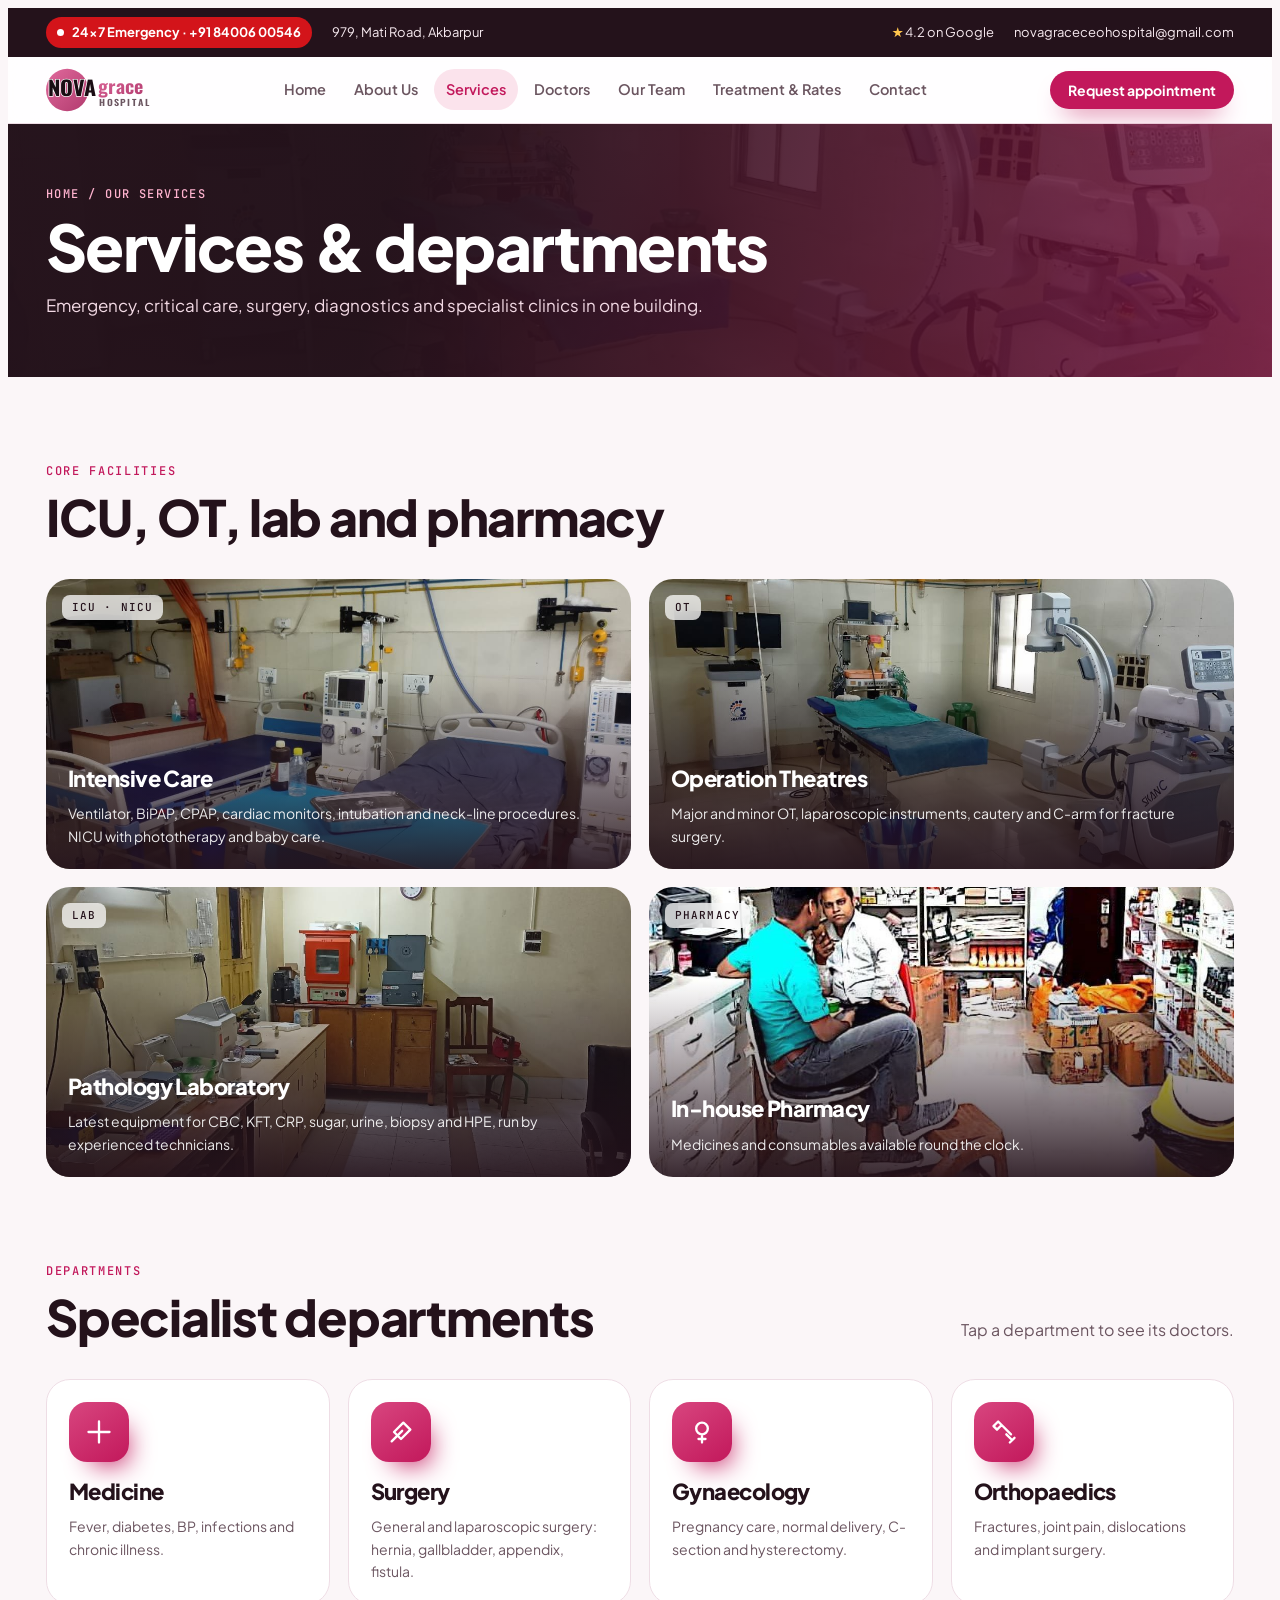
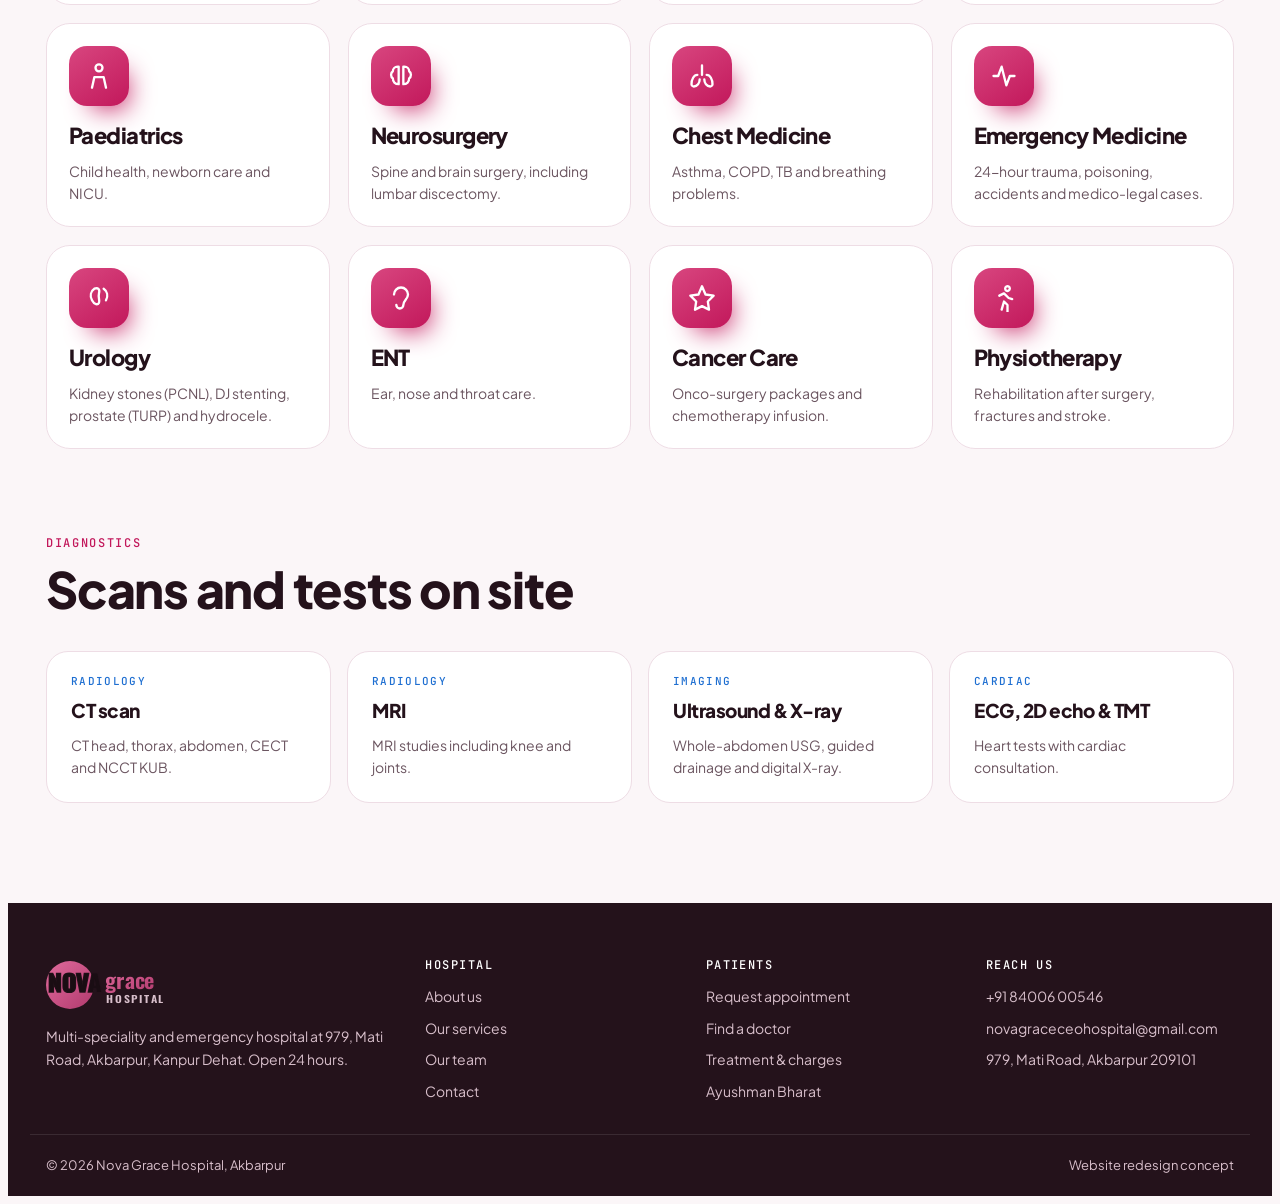
<file: services.html>
<!doctype html>
<html lang="en">
<head>
<meta charset="utf-8">
<meta name="viewport" content="width=device-width, initial-scale=1, viewport-fit=cover">
<title>Services & Departments | Nova Grace Hospital</title>
<meta name="description" content="ICU, NICU, operation theatres, pathology lab, pharmacy, CT, MRI, ultrasound and 12 specialist departments at Nova Grace Hospital, Akbarpur.">
<link rel="canonical" href="https://www.novagracehospital.in.net/services">
<meta property="og:title" content="Services & Departments | Nova Grace Hospital">
<meta property="og:description" content="ICU, NICU, operation theatres, pathology lab, pharmacy, CT, MRI, ultrasound and 12 specialist departments at Nova Grace Hospital, Akbarpur.">
<meta property="og:image" content="https://www.novagracehospital.in.net/img/g-building.jpg">
<meta name="theme-color" content="#C2185B">
<link rel="icon" href="/img/favicon.svg" type="image/svg+xml">
<link rel="preconnect" href="https://fonts.googleapis.com">
<link rel="preconnect" href="https://fonts.gstatic.com" crossorigin>
<link rel="stylesheet" href="https://fonts.googleapis.com/css2?family=Oswald:wght@600;700&family=Plus+Jakarta+Sans:wght@400;500;600;700;800&family=JetBrains+Mono:wght@500&display=swap">
<link rel="stylesheet" href="/assets/css/style.css">
<script src="/assets/js/main.js" defer></script>
</head>
<body data-page="services">
<svg width="0" height="0" style="position:absolute" aria-hidden="true">
  <defs>
    <linearGradient id="mg" x1="0" y1="0" x2="1" y2="1"><stop offset="0" stop-color="#E06A9C"/><stop offset="1" stop-color="#B23A6E"/></linearGradient>
    <symbol id="wordmark" viewBox="0 0 250 100">
      <circle cx="46" cy="50" r="46" fill="url(#mg)"/>
      <text class="t-nova" x="4" y="64" textLength="104" lengthAdjust="spacingAndGlyphs">NOVA</text>
      <text class="t-grace" x="114" y="58" textLength="96" lengthAdjust="spacingAndGlyphs">grace</text>
      <text class="t-hosp" x="116" y="84" textLength="112" lengthAdjust="spacingAndGlyphs">HOSPITAL</text>
    </symbol>
  </defs>
</svg>
<div class="util">
  <div class="wrap">
    <div class="util-l"><span class="em">24×7 Emergency · +91 84006 00546</span><span>979, Mati Road, Akbarpur</span></div>
    <div class="util-r"><span><span class="star">★</span> 4.2 on Google</span><span>novagraceceohospital@gmail.com</span></div>
  </div>
</div>

<header>
  <div class="wrap nav">
    <a class="mark" href="/" aria-label="Nova Grace Hospital home">
      <svg viewBox="0 0 250 100" role="img" aria-hidden="true">
        <circle cx="46" cy="50" r="46" fill="url(#mg)"/>
        <text class="t-nova" x="4" y="64" textLength="104" lengthAdjust="spacingAndGlyphs">NOVA</text>
        <text class="t-grace" x="114" y="58" textLength="96" lengthAdjust="spacingAndGlyphs">grace</text>
        <text class="t-hosp" x="116" y="84" textLength="112" lengthAdjust="spacingAndGlyphs">HOSPITAL</text>
      </svg>
    </a>
    <ul id="menu">
      <li><a href="/" data-p="home">Home</a></li>
      <li><a href="/about" data-p="about">About Us</a></li>
      <li><a href="/services" data-p="services">Services</a></li>
      <li><a href="/doctors" data-p="doctors">Doctors</a></li>
      <li><a href="/team" data-p="team">Our Team</a></li>
      <li><a href="/treatment" data-p="rates">Treatment &amp; Rates</a></li>
      <li><a href="/contact" data-p="contact">Contact</a></li>
    </ul>
    <div class="nav-cta">
      <a class="btn btn-primary" href="/appointment">Request appointment</a>
      <button class="menu-btn" id="menuBtn" type="button" aria-label="Open menu" aria-expanded="false" aria-controls="menu"><svg width="20" height="20" viewBox="0 0 24 24" fill="none" stroke="currentColor" stroke-width="2.2"><path d="M4 7h16M4 12h16M4 17h16"/></svg></button>
    </div>
  </div>
</header>

<main>
  <div class="banner"><img src="/img/ng-ot.jpg" alt=""><div class="wrap"><span class="crumb">Home / Our services</span><h1>Services &amp; departments</h1><p>Emergency, critical care, surgery, diagnostics and specialist clinics in one building.</p></div></div>
  <section>
    <div class="wrap">
      <div class="sec-head"><div><span class="eyebrow">Core facilities</span><h2>ICU, OT, lab and pharmacy</h2></div></div>
      <div class="grid4">
        <article class="card photo wide tilt"><img src="/img/ng-icu.jpg" alt="ICU"><span class="tag">ICU · NICU</span><div class="body"><h3>Intensive Care</h3><p>Ventilator, BiPAP, CPAP, cardiac monitors, intubation and neck-line procedures. NICU with phototherapy and baby care.</p></div></article>
        <article class="card photo wide tilt"><img src="/img/ng-ot.jpg" alt="Operation theatre"><span class="tag">OT</span><div class="body"><h3>Operation Theatres</h3><p>Major and minor OT, laparoscopic instruments, cautery and C-arm for fracture surgery.</p></div></article>
        <article class="card photo wide tilt"><img src="/img/ng-lab.jpg" alt="Laboratory"><span class="tag">Lab</span><div class="body"><h3>Pathology Laboratory</h3><p>Latest equipment for CBC, KFT, CRP, sugar, urine, biopsy and HPE, run by experienced technicians.</p></div></article>
        <article class="card photo wide tilt"><img src="/img/ng-pharmacy.jpg" alt="Pharmacy"><span class="tag">Pharmacy</span><div class="body"><h3>In-house Pharmacy</h3><p>Medicines and consumables available round the clock.</p></div></article>
      </div>
    </div>
  </section>
  <section>
    <div class="wrap">
      <div class="sec-head"><div><span class="eyebrow">Departments</span><h2>Specialist departments</h2></div><p>Tap a department to see its doctors.</p></div>
      <div class="grid4" id="deptGrid" style="grid-auto-rows:auto"></div>
    </div>
  </section>
  <section>
    <div class="wrap">
      <div class="sec-head"><div><span class="eyebrow">Diagnostics</span><h2>Scans and tests on site</h2></div></div>
      <div class="why">
        <div class="w"><span class="n">RADIOLOGY</span><h3>CT scan</h3><p>CT head, thorax, abdomen, CECT and NCCT KUB.</p></div>
        <div class="w"><span class="n">RADIOLOGY</span><h3>MRI</h3><p>MRI studies including knee and joints.</p></div>
        <div class="w"><span class="n">IMAGING</span><h3>Ultrasound &amp; X-ray</h3><p>Whole-abdomen USG, guided drainage and digital X-ray.</p></div>
        <div class="w"><span class="n">CARDIAC</span><h3>ECG, 2D echo &amp; TMT</h3><p>Heart tests with cardiac consultation.</p></div>
      </div>
    </div>
  </section>
</main>
<footer>
  <div class="wrap foot">
    <div class="brand">
      <a class="mark" href="/" aria-label="Nova Grace Hospital home"><svg viewBox="0 0 250 100" style="height:52px" aria-hidden="true"><circle cx="46" cy="50" r="46" fill="url(#mg)"/><text class="t-nova" x="4" y="64" textLength="104" lengthAdjust="spacingAndGlyphs">NOVA</text><text class="t-grace" x="114" y="58" textLength="96" lengthAdjust="spacingAndGlyphs">grace</text><text class="t-hosp" x="116" y="84" textLength="112" lengthAdjust="spacingAndGlyphs">HOSPITAL</text></svg></a>
      <p>Multi-speciality and emergency hospital at 979, Mati Road, Akbarpur, Kanpur Dehat. Open 24 hours.</p>
    </div>
    <div><h4>Hospital</h4><ul><li><a href="/about">About us</a></li><li><a href="/services">Our services</a></li><li><a href="/team">Our team</a></li><li><a href="/contact">Contact</a></li></ul></div>
    <div><h4>Patients</h4><ul><li><a href="/appointment">Request appointment</a></li><li><a href="/doctors">Find a doctor</a></li><li><a href="/treatment">Treatment &amp; charges</a></li><li><a href="/treatment">Ayushman Bharat</a></li></ul></div>
    <div><h4>Reach us</h4><ul><li>+91 84006 00546</li><li>novagraceceohospital@gmail.com</li><li>979, Mati Road, Akbarpur 209101</li></ul></div>
  </div>
  <div class="wrap legal"><span>© 2026 Nova Grace Hospital, Akbarpur</span><span>Website redesign concept</span></div>
</footer>

<nav class="mbar" aria-label="Mobile quick actions">
  <a class="call" href="/contact"><svg width="18" height="18" viewBox="0 0 24 24" fill="none" stroke="currentColor" stroke-width="2.2"><path d="M3 12h4l3-8 4 16 3-8h4"/></svg>Emergency</a>
  <a href="/doctors"><svg width="18" height="18" viewBox="0 0 24 24" fill="none" stroke="currentColor" stroke-width="2"><circle cx="12" cy="8" r="4"/><path d="M4 21a8 8 0 0 1 16 0"/></svg>Doctors</a>
  <a href="/appointment"><svg width="18" height="18" viewBox="0 0 24 24" fill="none" stroke="currentColor" stroke-width="2"><rect x="3" y="5" width="18" height="16" rx="3"/><path d="M3 10h18M8 3v4M16 3v4"/></svg>Book</a>
  <a href="https://wa.me/918400600546" target="_blank" rel="noopener"><svg width="18" height="18" viewBox="0 0 24 24" fill="none" stroke="currentColor" stroke-width="2"><path d="M4 20l1.3-4A8 8 0 1 1 8 18.7z"/></svg>WhatsApp</a>
</nav>

</body>
</html>
</file>
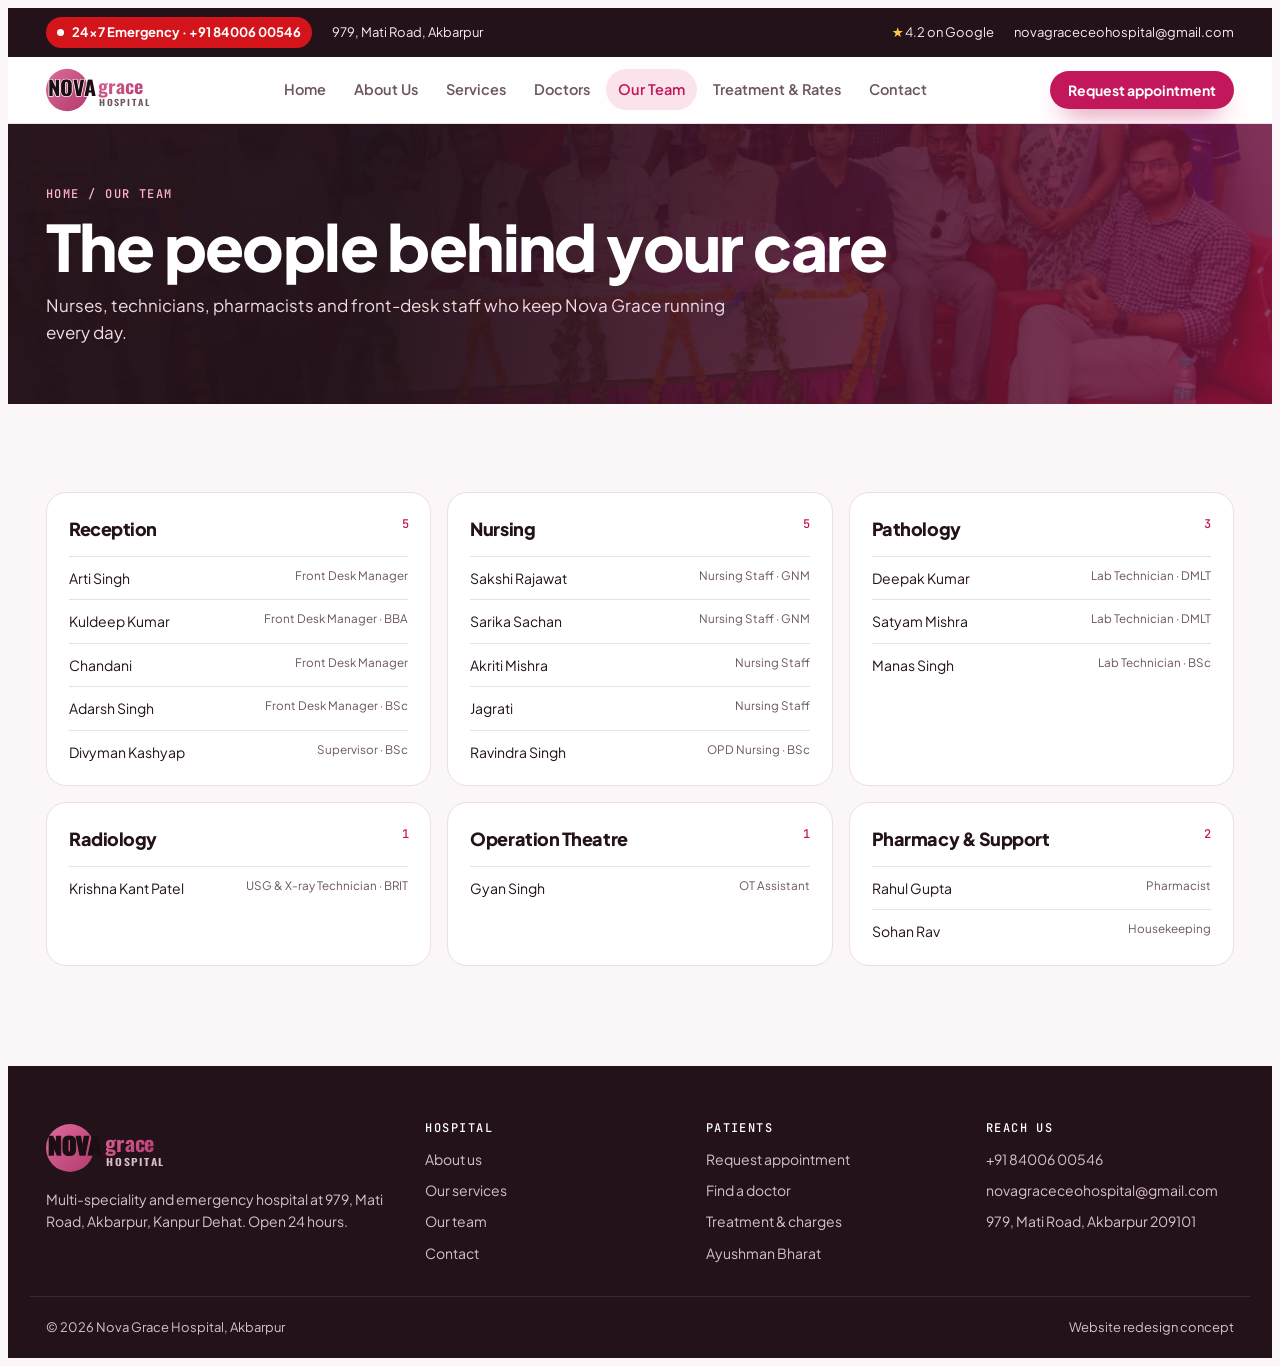
<file: team.html>
<!doctype html>
<html lang="en">
<head>
<meta charset="utf-8">
<meta name="viewport" content="width=device-width, initial-scale=1, viewport-fit=cover">
<title>Our Team | Nova Grace Hospital</title>
<meta name="description" content="Nursing, laboratory, radiology, pharmacy and front-desk staff at Nova Grace Hospital.">
<link rel="canonical" href="https://www.novagracehospital.in.net/team">
<meta property="og:title" content="Our Team | Nova Grace Hospital">
<meta property="og:description" content="Nursing, laboratory, radiology, pharmacy and front-desk staff at Nova Grace Hospital.">
<meta property="og:image" content="https://www.novagracehospital.in.net/img/g-building.jpg">
<meta name="theme-color" content="#C2185B">
<link rel="icon" href="/img/favicon.svg" type="image/svg+xml">
<link rel="preconnect" href="https://fonts.googleapis.com">
<link rel="preconnect" href="https://fonts.gstatic.com" crossorigin>
<link rel="stylesheet" href="https://fonts.googleapis.com/css2?family=Oswald:wght@600;700&family=Plus+Jakarta+Sans:wght@400;500;600;700;800&family=JetBrains+Mono:wght@500&display=swap">
<link rel="stylesheet" href="/assets/css/style.css">
<script src="/assets/js/main.js" defer></script>
</head>
<body data-page="team">
<svg width="0" height="0" style="position:absolute" aria-hidden="true">
  <defs>
    <linearGradient id="mg" x1="0" y1="0" x2="1" y2="1"><stop offset="0" stop-color="#E06A9C"/><stop offset="1" stop-color="#B23A6E"/></linearGradient>
    <symbol id="wordmark" viewBox="0 0 250 100">
      <circle cx="46" cy="50" r="46" fill="url(#mg)"/>
      <text class="t-nova" x="4" y="64" textLength="104" lengthAdjust="spacingAndGlyphs">NOVA</text>
      <text class="t-grace" x="114" y="58" textLength="96" lengthAdjust="spacingAndGlyphs">grace</text>
      <text class="t-hosp" x="116" y="84" textLength="112" lengthAdjust="spacingAndGlyphs">HOSPITAL</text>
    </symbol>
  </defs>
</svg>
<div class="util">
  <div class="wrap">
    <div class="util-l"><span class="em">24×7 Emergency · +91 84006 00546</span><span>979, Mati Road, Akbarpur</span></div>
    <div class="util-r"><span><span class="star">★</span> 4.2 on Google</span><span>novagraceceohospital@gmail.com</span></div>
  </div>
</div>

<header>
  <div class="wrap nav">
    <a class="mark" href="/" aria-label="Nova Grace Hospital home">
      <svg viewBox="0 0 250 100" role="img" aria-hidden="true">
        <circle cx="46" cy="50" r="46" fill="url(#mg)"/>
        <text class="t-nova" x="4" y="64" textLength="104" lengthAdjust="spacingAndGlyphs">NOVA</text>
        <text class="t-grace" x="114" y="58" textLength="96" lengthAdjust="spacingAndGlyphs">grace</text>
        <text class="t-hosp" x="116" y="84" textLength="112" lengthAdjust="spacingAndGlyphs">HOSPITAL</text>
      </svg>
    </a>
    <ul id="menu">
      <li><a href="/" data-p="home">Home</a></li>
      <li><a href="/about" data-p="about">About Us</a></li>
      <li><a href="/services" data-p="services">Services</a></li>
      <li><a href="/doctors" data-p="doctors">Doctors</a></li>
      <li><a href="/team" data-p="team">Our Team</a></li>
      <li><a href="/treatment" data-p="rates">Treatment &amp; Rates</a></li>
      <li><a href="/contact" data-p="contact">Contact</a></li>
    </ul>
    <div class="nav-cta">
      <a class="btn btn-primary" href="/appointment">Request appointment</a>
      <button class="menu-btn" id="menuBtn" type="button" aria-label="Open menu" aria-expanded="false" aria-controls="menu"><svg width="20" height="20" viewBox="0 0 24 24" fill="none" stroke="currentColor" stroke-width="2.2"><path d="M4 7h16M4 12h16M4 17h16"/></svg></button>
    </div>
  </div>
</header>

<main>
  <div class="banner"><img src="/img/g-team-event.jpg" alt=""><div class="wrap"><span class="crumb">Home / Our team</span><h1>The people behind your care</h1><p>Nurses, technicians, pharmacists and front-desk staff who keep Nova Grace running every day.</p></div></div>
  <section><div class="wrap"><div class="team-grid" id="teamGrid"></div></div></section>
</main>
<footer>
  <div class="wrap foot">
    <div class="brand">
      <a class="mark" href="/" aria-label="Nova Grace Hospital home"><svg viewBox="0 0 250 100" style="height:52px" aria-hidden="true"><circle cx="46" cy="50" r="46" fill="url(#mg)"/><text class="t-nova" x="4" y="64" textLength="104" lengthAdjust="spacingAndGlyphs">NOVA</text><text class="t-grace" x="114" y="58" textLength="96" lengthAdjust="spacingAndGlyphs">grace</text><text class="t-hosp" x="116" y="84" textLength="112" lengthAdjust="spacingAndGlyphs">HOSPITAL</text></svg></a>
      <p>Multi-speciality and emergency hospital at 979, Mati Road, Akbarpur, Kanpur Dehat. Open 24 hours.</p>
    </div>
    <div><h4>Hospital</h4><ul><li><a href="/about">About us</a></li><li><a href="/services">Our services</a></li><li><a href="/team">Our team</a></li><li><a href="/contact">Contact</a></li></ul></div>
    <div><h4>Patients</h4><ul><li><a href="/appointment">Request appointment</a></li><li><a href="/doctors">Find a doctor</a></li><li><a href="/treatment">Treatment &amp; charges</a></li><li><a href="/treatment">Ayushman Bharat</a></li></ul></div>
    <div><h4>Reach us</h4><ul><li>+91 84006 00546</li><li>novagraceceohospital@gmail.com</li><li>979, Mati Road, Akbarpur 209101</li></ul></div>
  </div>
  <div class="wrap legal"><span>© 2026 Nova Grace Hospital, Akbarpur</span><span>Website redesign concept</span></div>
</footer>

<nav class="mbar" aria-label="Mobile quick actions">
  <a class="call" href="/contact"><svg width="18" height="18" viewBox="0 0 24 24" fill="none" stroke="currentColor" stroke-width="2.2"><path d="M3 12h4l3-8 4 16 3-8h4"/></svg>Emergency</a>
  <a href="/doctors"><svg width="18" height="18" viewBox="0 0 24 24" fill="none" stroke="currentColor" stroke-width="2"><circle cx="12" cy="8" r="4"/><path d="M4 21a8 8 0 0 1 16 0"/></svg>Doctors</a>
  <a href="/appointment"><svg width="18" height="18" viewBox="0 0 24 24" fill="none" stroke="currentColor" stroke-width="2"><rect x="3" y="5" width="18" height="16" rx="3"/><path d="M3 10h18M8 3v4M16 3v4"/></svg>Book</a>
  <a href="https://wa.me/918400600546" target="_blank" rel="noopener"><svg width="18" height="18" viewBox="0 0 24 24" fill="none" stroke="currentColor" stroke-width="2"><path d="M4 20l1.3-4A8 8 0 1 1 8 18.7z"/></svg>WhatsApp</a>
</nav>

</body>
</html>
</file>
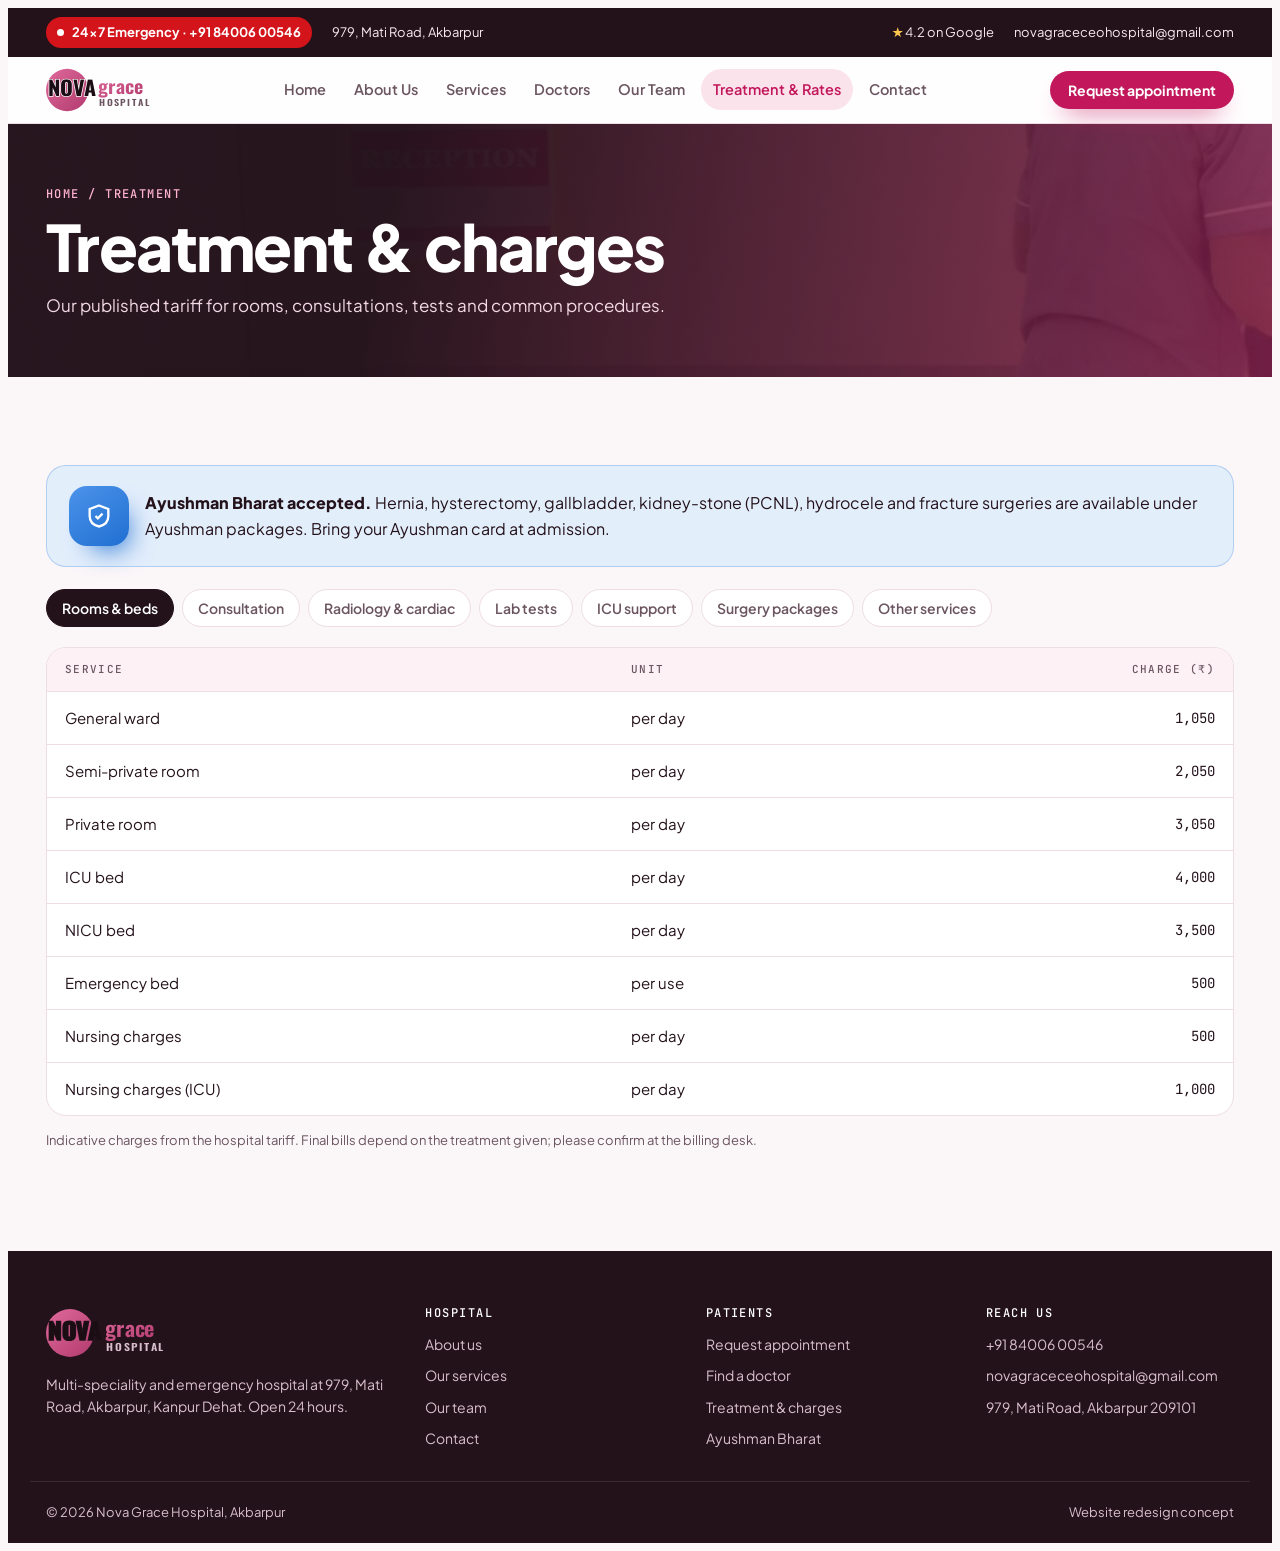
<file: treatment.html>
<!doctype html>
<html lang="en">
<head>
<meta charset="utf-8">
<meta name="viewport" content="width=device-width, initial-scale=1, viewport-fit=cover">
<title>Treatment & Charges | Nova Grace Hospital</title>
<meta name="description" content="Room charges, consultation fees, test prices and surgery packages at Nova Grace Hospital. Ayushman Bharat accepted.">
<link rel="canonical" href="https://www.novagracehospital.in.net/treatment">
<meta property="og:title" content="Treatment & Charges | Nova Grace Hospital">
<meta property="og:description" content="Room charges, consultation fees, test prices and surgery packages at Nova Grace Hospital. Ayushman Bharat accepted.">
<meta property="og:image" content="https://www.novagracehospital.in.net/img/g-building.jpg">
<meta name="theme-color" content="#C2185B">
<link rel="icon" href="/img/favicon.svg" type="image/svg+xml">
<link rel="preconnect" href="https://fonts.googleapis.com">
<link rel="preconnect" href="https://fonts.gstatic.com" crossorigin>
<link rel="stylesheet" href="https://fonts.googleapis.com/css2?family=Oswald:wght@600;700&family=Plus+Jakarta+Sans:wght@400;500;600;700;800&family=JetBrains+Mono:wght@500&display=swap">
<link rel="stylesheet" href="/assets/css/style.css">
<script src="/assets/js/main.js" defer></script>
</head>
<body data-page="rates">
<svg width="0" height="0" style="position:absolute" aria-hidden="true">
  <defs>
    <linearGradient id="mg" x1="0" y1="0" x2="1" y2="1"><stop offset="0" stop-color="#E06A9C"/><stop offset="1" stop-color="#B23A6E"/></linearGradient>
    <symbol id="wordmark" viewBox="0 0 250 100">
      <circle cx="46" cy="50" r="46" fill="url(#mg)"/>
      <text class="t-nova" x="4" y="64" textLength="104" lengthAdjust="spacingAndGlyphs">NOVA</text>
      <text class="t-grace" x="114" y="58" textLength="96" lengthAdjust="spacingAndGlyphs">grace</text>
      <text class="t-hosp" x="116" y="84" textLength="112" lengthAdjust="spacingAndGlyphs">HOSPITAL</text>
    </symbol>
  </defs>
</svg>
<div class="util">
  <div class="wrap">
    <div class="util-l"><span class="em">24×7 Emergency · +91 84006 00546</span><span>979, Mati Road, Akbarpur</span></div>
    <div class="util-r"><span><span class="star">★</span> 4.2 on Google</span><span>novagraceceohospital@gmail.com</span></div>
  </div>
</div>

<header>
  <div class="wrap nav">
    <a class="mark" href="/" aria-label="Nova Grace Hospital home">
      <svg viewBox="0 0 250 100" role="img" aria-hidden="true">
        <circle cx="46" cy="50" r="46" fill="url(#mg)"/>
        <text class="t-nova" x="4" y="64" textLength="104" lengthAdjust="spacingAndGlyphs">NOVA</text>
        <text class="t-grace" x="114" y="58" textLength="96" lengthAdjust="spacingAndGlyphs">grace</text>
        <text class="t-hosp" x="116" y="84" textLength="112" lengthAdjust="spacingAndGlyphs">HOSPITAL</text>
      </svg>
    </a>
    <ul id="menu">
      <li><a href="/" data-p="home">Home</a></li>
      <li><a href="/about" data-p="about">About Us</a></li>
      <li><a href="/services" data-p="services">Services</a></li>
      <li><a href="/doctors" data-p="doctors">Doctors</a></li>
      <li><a href="/team" data-p="team">Our Team</a></li>
      <li><a href="/treatment" data-p="rates">Treatment &amp; Rates</a></li>
      <li><a href="/contact" data-p="contact">Contact</a></li>
    </ul>
    <div class="nav-cta">
      <a class="btn btn-primary" href="/appointment">Request appointment</a>
      <button class="menu-btn" id="menuBtn" type="button" aria-label="Open menu" aria-expanded="false" aria-controls="menu"><svg width="20" height="20" viewBox="0 0 24 24" fill="none" stroke="currentColor" stroke-width="2.2"><path d="M4 7h16M4 12h16M4 17h16"/></svg></button>
    </div>
  </div>
</header>

<main>
  <div class="banner"><img src="/img/g-lobby.jpg" alt=""><div class="wrap"><span class="crumb">Home / Treatment</span><h1>Treatment &amp; charges</h1><p>Our published tariff for rooms, consultations, tests and common procedures.</p></div></div>
  <section>
    <div class="wrap">
      <div class="ayush"><div class="i3d blue" style="transform:none"><svg viewBox="0 0 24 24" fill="none" stroke="currentColor" stroke-width="2"><path d="M12 3l8 3v6c0 5-3.5 8-8 9-4.5-1-8-4-8-9V6z"/><path d="M9 12l2 2 4-4"/></svg></div><p><b>Ayushman Bharat accepted.</b> Hernia, hysterectomy, gallbladder, kidney-stone (PCNL), hydrocele and fracture surgeries are available under Ayushman packages. Bring your Ayushman card at admission.</p></div>
      <div class="tabs" id="rateTabs" role="tablist" aria-label="Charge categories"></div>
      <div class="tbl-wrap"><table><thead><tr><th>Service</th><th>Unit</th><th class="num">Charge (₹)</th></tr></thead><tbody id="rateBody"></tbody></table></div>
      <p class="note" style="margin-top:14px">Indicative charges from the hospital tariff. Final bills depend on the treatment given; please confirm at the billing desk.</p>
    </div>
  </section>
</main>
<footer>
  <div class="wrap foot">
    <div class="brand">
      <a class="mark" href="/" aria-label="Nova Grace Hospital home"><svg viewBox="0 0 250 100" style="height:52px" aria-hidden="true"><circle cx="46" cy="50" r="46" fill="url(#mg)"/><text class="t-nova" x="4" y="64" textLength="104" lengthAdjust="spacingAndGlyphs">NOVA</text><text class="t-grace" x="114" y="58" textLength="96" lengthAdjust="spacingAndGlyphs">grace</text><text class="t-hosp" x="116" y="84" textLength="112" lengthAdjust="spacingAndGlyphs">HOSPITAL</text></svg></a>
      <p>Multi-speciality and emergency hospital at 979, Mati Road, Akbarpur, Kanpur Dehat. Open 24 hours.</p>
    </div>
    <div><h4>Hospital</h4><ul><li><a href="/about">About us</a></li><li><a href="/services">Our services</a></li><li><a href="/team">Our team</a></li><li><a href="/contact">Contact</a></li></ul></div>
    <div><h4>Patients</h4><ul><li><a href="/appointment">Request appointment</a></li><li><a href="/doctors">Find a doctor</a></li><li><a href="/treatment">Treatment &amp; charges</a></li><li><a href="/treatment">Ayushman Bharat</a></li></ul></div>
    <div><h4>Reach us</h4><ul><li>+91 84006 00546</li><li>novagraceceohospital@gmail.com</li><li>979, Mati Road, Akbarpur 209101</li></ul></div>
  </div>
  <div class="wrap legal"><span>© 2026 Nova Grace Hospital, Akbarpur</span><span>Website redesign concept</span></div>
</footer>

<nav class="mbar" aria-label="Mobile quick actions">
  <a class="call" href="/contact"><svg width="18" height="18" viewBox="0 0 24 24" fill="none" stroke="currentColor" stroke-width="2.2"><path d="M3 12h4l3-8 4 16 3-8h4"/></svg>Emergency</a>
  <a href="/doctors"><svg width="18" height="18" viewBox="0 0 24 24" fill="none" stroke="currentColor" stroke-width="2"><circle cx="12" cy="8" r="4"/><path d="M4 21a8 8 0 0 1 16 0"/></svg>Doctors</a>
  <a href="/appointment"><svg width="18" height="18" viewBox="0 0 24 24" fill="none" stroke="currentColor" stroke-width="2"><rect x="3" y="5" width="18" height="16" rx="3"/><path d="M3 10h18M8 3v4M16 3v4"/></svg>Book</a>
  <a href="https://wa.me/918400600546" target="_blank" rel="noopener"><svg width="18" height="18" viewBox="0 0 24 24" fill="none" stroke="currentColor" stroke-width="2"><path d="M4 20l1.3-4A8 8 0 1 1 8 18.7z"/></svg>WhatsApp</a>
</nav>

</body>
</html>
</file>
<file: assets/css/style.css>
/* Layout: multi-page site in one file (hash views). Utility bar → sticky header → view (3D flip-in) → footer + mobile action bar.
   Palette from the NOVA grace logo (rose-magenta circle, charcoal type) plus the building's blue glass as a cool secondary. */
:root{
  --bg:#FBF6F8; --surface:#FFFFFF; --ink:#24121B; --muted:#6B5560; --line:#EEDDE5;
  --rose:#C2185B; --rose-2:#D8467F; --blush:#FBE3EC; --glass:#1F6FD1; --glass-soft:#E3EEFB; --alert:#D3141A;
  --frost:rgba(255,255,255,.74); --shadow:0 34px 70px -34px rgba(70,16,40,.45);
  --display:"Plus Jakarta Sans","Segoe UI",system-ui,sans-serif;
  --body:"Plus Jakarta Sans","Segoe UI",system-ui,sans-serif;
  --cond:"Oswald","Arial Narrow",sans-serif;
  --mono:"JetBrains Mono",ui-monospace,Menlo,monospace;
}
@media (prefers-color-scheme: dark){:root:not([data-theme="light"]){
  --bg:#140A10; --surface:#1F1119; --ink:#F7EAF0; --muted:#C3A9B6; --line:#3A2230;
  --rose:#F0679E; --rose-2:#FF8DB8; --blush:#3A1627; --glass:#6AA8FF; --glass-soft:#132A47; --alert:#FF5157;
  --frost:rgba(31,17,25,.74); --shadow:0 34px 70px -34px rgba(0,0,0,.85); color-scheme:dark}}
:root[data-theme="dark"]{
  --bg:#140A10; --surface:#1F1119; --ink:#F7EAF0; --muted:#C3A9B6; --line:#3A2230;
  --rose:#F0679E; --rose-2:#FF8DB8; --blush:#3A1627; --glass:#6AA8FF; --glass-soft:#132A47; --alert:#FF5157;
  --frost:rgba(31,17,25,.74); --shadow:0 34px 70px -34px rgba(0,0,0,.85); color-scheme:dark}

*{box-sizing:border-box}
html{scroll-behavior:smooth}
body{background:var(--bg);color:var(--ink);font:400 16px/1.6 var(--body);overflow-x:hidden}
body::before{content:"";position:fixed;inset:0 0 auto;height:env(safe-area-inset-top,0px);z-index:90;background:#24121B}
h1,h2,h3,h4{font-family:var(--display);text-wrap:balance;margin:0;letter-spacing:-.025em}
p{margin:0}
a{color:inherit}
img{display:block;max-width:100%}
.wrap{max-width:1220px;margin:0 auto;padding-left:max(16px,env(safe-area-inset-left,0px));padding-right:max(16px,env(safe-area-inset-right,0px))}
.eyebrow{font:500 12px/1 var(--mono);letter-spacing:.14em;text-transform:uppercase;color:var(--rose)}
.btn{display:inline-flex;align-items:center;justify-content:center;gap:10px;font:700 15px/1 var(--body);padding:15px 22px;border-radius:999px;border:0;cursor:pointer;text-decoration:none;transition:transform .2s,background .2s,box-shadow .2s}
.btn-primary{background:var(--rose);color:#fff;box-shadow:0 14px 26px -14px var(--rose)}
.btn-primary:hover{transform:translateY(-2px);background:var(--rose-2)}
.btn-ghost{background:var(--surface);color:var(--ink);border:1.5px solid var(--line)}
.btn-ghost:hover{border-color:var(--rose)}
:focus-visible{outline:3px solid var(--glass);outline-offset:3px}

/* wordmark (rebuilt from the logo) */
.mark{display:flex;align-items:center;gap:0;text-decoration:none;line-height:1}
.mark svg{height:46px;width:auto;overflow:visible}
.mark .t-nova{font:700 44px var(--cond);fill:#1A0D13;stroke:#fff;stroke-width:3;paint-order:stroke}
.mark .t-grace{font:600 40px var(--cond);fill:url(#mg)}
.mark .t-hosp{font:600 19px var(--cond);letter-spacing:2.6px;fill:var(--muted)}

/* utility bar */
.util{background:#24121B;color:#F7EAF0;font-size:13px}
.util .wrap{display:flex;justify-content:space-between;align-items:center;gap:16px;padding-block:9px;flex-wrap:wrap}
.util-l,.util-r{display:flex;gap:20px;align-items:center;flex-wrap:wrap}
.util .em{display:inline-flex;align-items:center;gap:8px;font-weight:700;background:#D3141A;color:#fff;padding:5px 11px;border-radius:999px}
.util .em::before{content:"";width:7px;height:7px;border-radius:50%;background:#fff;animation:blink 1.4s infinite}
.util .star{color:#FFC64D}
@keyframes blink{50%{opacity:.25}}
@media (max-width:760px){.util-r{display:none}}

/* header */
header{position:sticky;top:env(safe-area-inset-top,0px);z-index:70;background:color-mix(in srgb,var(--surface) 88%,transparent);backdrop-filter:blur(16px);-webkit-backdrop-filter:blur(16px);border-bottom:1px solid var(--line)}
.nav{display:flex;align-items:center;justify-content:space-between;gap:18px;padding-block:10px}
.nav ul{display:flex;gap:4px;list-style:none;margin:0;padding:0;font-weight:600;font-size:14.5px}
.nav ul a{display:block;text-decoration:none;color:var(--muted);padding:9px 12px;border-radius:999px;transition:background .2s,color .2s}
.nav ul a:hover{color:var(--ink);background:var(--blush)}
.nav ul a[aria-current="page"]{color:var(--rose);background:var(--blush)}
.nav-cta{display:flex;gap:10px;align-items:center}
.nav-cta .btn{padding:12px 18px;font-size:14px}
.menu-btn{display:none;width:46px;height:46px;border-radius:14px;border:1.5px solid var(--line);background:var(--surface);color:var(--ink);cursor:pointer;place-items:center}
@media (max-width:1100px){
  .nav ul{position:fixed;inset:calc(env(safe-area-inset-top,0px) + 112px) 12px auto 12px;flex-direction:column;background:var(--surface);border:1px solid var(--line);border-radius:20px;padding:10px;box-shadow:var(--shadow);transform-origin:top;transform:perspective(800px) rotateX(-12deg) translateY(-8px);opacity:0;pointer-events:none;transition:.25s}
  .nav ul.open{transform:none;opacity:1;pointer-events:auto}
  .nav ul a{padding:13px 14px;font-size:16px}
  .menu-btn{display:grid}
}
@media (max-width:520px){.nav-cta .btn{display:none}.mark svg{height:40px}}

/* views */
main{animation:flipIn .6s cubic-bezier(.2,.7,.2,1)}
@keyframes flipIn{from{opacity:.25;transform:perspective(1400px) rotateX(5deg) translateY(28px)}to{opacity:1;transform:none}}
section{padding-block:88px 0}
.sec-head{display:flex;justify-content:space-between;align-items:end;gap:24px;flex-wrap:wrap;margin-bottom:36px}
.sec-head > div{display:flex;flex-direction:column;gap:14px}
.sec-head h2{font-size:clamp(30px,4vw,50px);line-height:1.04;max-width:18ch;font-weight:800}
.sec-head p{color:var(--muted);max-width:46ch}

/* page banners (inner pages) */
.banner{position:relative;overflow:hidden;background:#24121B;color:#fff}
.banner img{position:absolute;inset:0;width:100%;height:100%;object-fit:cover;opacity:.38}
.banner::after{content:"";position:absolute;inset:0;background:linear-gradient(100deg,rgba(36,18,27,.95) 30%,rgba(194,24,91,.45))}
.banner .wrap{position:relative;z-index:1;padding-block:64px 58px;display:flex;flex-direction:column;gap:14px}
.banner .crumb{font:500 12px/1 var(--mono);letter-spacing:.12em;text-transform:uppercase;color:#FFB3CF}
.banner h1{font-size:clamp(36px,5.4vw,64px);line-height:1;font-weight:800}
.banner p{max-width:58ch;color:#F2D9E4;font-size:17px}

/* hero */
.hero{position:relative;overflow:hidden;background:radial-gradient(1200px 600px at 85% 10%,var(--blush),transparent 60%),var(--bg)}
.orb{position:absolute;border-radius:50%;pointer-events:none;filter:blur(2px)}
.orb.o1{width:520px;height:520px;right:-160px;top:-140px;background:radial-gradient(circle at 35% 35%,color-mix(in srgb,var(--rose-2) 40%,transparent),transparent 70%)}
.orb.o2{width:360px;height:360px;left:-140px;bottom:-120px;background:radial-gradient(circle at 50% 50%,color-mix(in srgb,var(--glass) 18%,transparent),transparent 70%)}
.hero-grid{position:relative;display:grid;grid-template-columns:1fr 1.05fr;align-items:center;gap:32px;padding-block:48px 120px}
.hero-copy{display:flex;flex-direction:column;gap:22px;min-width:0}
.pill{align-self:flex-start;display:inline-flex;align-items:center;gap:10px;padding:7px 14px 7px 7px;border-radius:999px;background:var(--surface);border:1px solid var(--line);font-size:13px;font-weight:600}
.pill b{display:inline-flex;align-items:center;gap:5px;background:var(--blush);color:var(--rose);padding:4px 10px;border-radius:999px;font:500 12px/1 var(--mono)}
.hero h1{font-size:clamp(40px,5.8vw,78px);line-height:.98;font-weight:800}
.hero h1 em{font-style:normal;color:var(--rose)}
.hero-lede{font-size:18px;color:var(--muted);max-width:52ch}
.row{display:flex;flex-wrap:wrap;gap:12px}
.trust{display:flex;gap:28px;flex-wrap:wrap;padding-top:6px}
.trust div{display:flex;flex-direction:column}
.trust b{font:800 28px/1 var(--display);font-variant-numeric:tabular-nums}
.trust span{font-size:13px;color:var(--muted)}
.stage{position:relative;height:580px;perspective:1400px;min-width:0}
.s3d{position:absolute;inset:0;transform-style:preserve-3d;transform:rotateY(var(--sy,-12deg)) rotateX(var(--sx,4deg));transition:transform .45s cubic-bezier(.2,.7,.2,1)}
.ph{position:absolute;margin:0;border-radius:26px;overflow:hidden;box-shadow:var(--shadow);border:6px solid var(--surface);background:var(--surface)}
.ph img{width:100%;height:100%;object-fit:cover}
.ph figcaption{position:absolute;left:10px;bottom:10px;font:700 12px/1 var(--body);padding:7px 10px;border-radius:999px;background:var(--frost);backdrop-filter:blur(8px);-webkit-backdrop-filter:blur(8px)}
.ph-main{left:18%;top:0;width:46%;height:100%}
.ph-a{left:0;bottom:6%;width:44%;height:36%;transform:translateZ(100px)}
.ph-b{right:0;top:6%;width:42%;height:38%;transform:translateZ(140px)}
.chip{position:absolute;display:flex;align-items:center;gap:10px;padding:12px 14px;border-radius:16px;background:var(--frost);backdrop-filter:blur(12px);-webkit-backdrop-filter:blur(12px);border:1px solid var(--line);box-shadow:var(--shadow);font-size:13px;color:var(--muted)}
.chip b{display:block;font:800 17px/1.1 var(--display);color:var(--ink)}
.chip .ic{width:36px;height:36px;border-radius:11px;display:grid;place-items:center;flex:none}
.chip-1{right:3%;bottom:14%;transform:translateZ(180px)}
.chip-1 .ic{background:#FDE6E7;color:#D3141A}
.chip-2{left:2%;top:8%;transform:translateZ(160px)}
.chip-2 .ic{background:#FFF4D6;color:#B07800}
#orb3d{position:absolute;right:-6%;bottom:-8%;width:46%;height:46%;transform:translateZ(210px);pointer-events:none}
@media (max-width:960px){.hero-grid{grid-template-columns:1fr;padding-block:32px 110px}.stage{height:480px}}
@media (max-width:520px){.stage{height:400px}.chip{padding:9px 11px}.chip b{font-size:15px}}

/* quick actions */
.quick{position:relative;z-index:5;margin-top:-78px;display:grid;grid-template-columns:repeat(6,1fr);gap:14px;perspective:1000px}
.qa{display:flex;flex-direction:column;gap:12px;padding:20px 18px;border-radius:20px;background:var(--surface);border:1px solid var(--line);box-shadow:var(--shadow);text-decoration:none;transition:transform .3s,border-color .3s;transform-style:preserve-3d;min-width:0}
.qa:hover{transform:translateY(-6px) rotateX(9deg);border-color:var(--rose)}
.qa .ic{width:46px;height:46px;border-radius:14px;display:grid;place-items:center;background:var(--blush);color:var(--rose);transform:translateZ(24px)}
.qa .ic svg{width:22px;height:22px}
.qa b{font:800 16px/1.2 var(--display)}
.qa span{font-size:13px;color:var(--muted)}
.qa.em{background:#D3141A;border-color:#D3141A;color:#fff}
.qa.em .ic{background:rgba(255,255,255,.18);color:#fff}
.qa.em span{color:#FFE1E1}
@media (max-width:1060px){.quick{grid-template-columns:repeat(3,1fr)}}
@media (max-width:560px){.quick{grid-template-columns:1fr 1fr}}

/* stats band */
.band{display:grid;grid-template-columns:repeat(4,1fr);border-radius:26px;overflow:hidden;background:linear-gradient(120deg,#5A0E31,#C2185B 55%,#E0558C);color:#fff;box-shadow:var(--shadow);margin-top:64px;position:relative}
.band::after{content:"";position:absolute;right:-90px;top:-90px;width:300px;height:300px;border-radius:50%;border:40px solid rgba(255,255,255,.08)}
.band .st{padding:30px 26px;display:flex;flex-direction:column;gap:6px;border-right:1px solid rgba(255,255,255,.16);position:relative;z-index:1}
.band .st:last-child{border-right:0}
.band strong{font:800 clamp(30px,3.6vw,46px)/1 var(--display);font-variant-numeric:tabular-nums}
.band span{font-size:14px;color:#FFD3E3}
@media (max-width:760px){.band{grid-template-columns:1fr 1fr}.band .st:nth-child(2){border-right:0}.band .st:nth-child(-n+2){border-bottom:1px solid rgba(255,255,255,.16)}}

/* cards */
.grid4{display:grid;grid-template-columns:repeat(4,1fr);grid-auto-rows:290px;gap:18px;perspective:1300px}
.card{position:relative;border-radius:24px;overflow:hidden;transform-style:preserve-3d;transform:rotateX(var(--rx,0deg)) rotateY(var(--ry,0deg));transition:transform .25s ease-out,box-shadow .3s;background:var(--surface);border:1px solid var(--line);min-width:0}
.card:hover{box-shadow:var(--shadow)}
.card.photo{color:#fff;border:0}
.card.photo img{position:absolute;inset:-6%;width:112%;height:112%;max-width:none;object-fit:cover;transform:translate(calc(var(--ry,0deg) * -1.2),calc(var(--rx,0deg) * 1.2));transition:transform .25s ease-out}
.card.photo::before{content:"";position:absolute;inset:0;z-index:1;background:linear-gradient(180deg,rgba(36,18,27,0) 32%,rgba(36,18,27,.9))}
.card .body{position:absolute;inset:auto 0 0 0;z-index:2;padding:22px;display:flex;flex-direction:column;gap:6px;transform:translateZ(40px)}
.card h3{font-size:22px;font-weight:800}
.card p{font-size:14px;opacity:.9}
.card .tag{position:absolute;z-index:2;top:16px;left:16px;font:500 11px/1 var(--mono);letter-spacing:.1em;text-transform:uppercase;padding:7px 10px;border-radius:8px;background:var(--frost);color:var(--ink);backdrop-filter:blur(8px);-webkit-backdrop-filter:blur(8px);transform:translateZ(50px)}
.card.big{grid-column:span 2;grid-row:span 2}
.card.big h3{font-size:clamp(26px,3vw,38px)}
.card.wide{grid-column:span 2}
.card.icon{padding:22px;display:flex;flex-direction:column;gap:12px}
.card.icon .body{position:static;padding:0;transform:translateZ(30px)}
.card.icon p{color:var(--muted);opacity:1}
.i3d{width:60px;height:60px;border-radius:18px;display:grid;place-items:center;background:linear-gradient(145deg,var(--rose-2),var(--rose));color:#fff;transform:translateZ(60px);box-shadow:10px 14px 26px -12px var(--rose);flex:none}
.i3d svg{width:28px;height:28px}
.i3d.blue{background:linear-gradient(145deg,#4C93EA,#1F6FD1);box-shadow:10px 14px 26px -12px #1F6FD1}
.chips{margin:auto 0 0;padding:0;list-style:none;display:flex;flex-wrap:wrap;gap:6px;transform:translateZ(20px)}
.chips li{font-size:12px;font-weight:700;padding:5px 9px;border-radius:999px;background:var(--blush);color:var(--rose)}
@media (max-width:1000px){.grid4{grid-template-columns:1fr 1fr}.card.big{grid-row:span 1}}
@media (max-width:600px){.grid4{grid-template-columns:1fr;grid-auto-rows:270px}.card.big,.card.wide{grid-column:auto}}

/* why */
.why{display:grid;grid-template-columns:repeat(4,1fr);gap:16px}
.w{padding:24px;border-radius:22px;background:var(--surface);border:1px solid var(--line);display:flex;flex-direction:column;gap:8px;min-width:0}
.w .n{font:500 11px/1 var(--mono);color:var(--glass);letter-spacing:.12em}
.w h3{font-size:19px;font-weight:800}
.w p{font-size:14px;color:var(--muted)}
@media (max-width:960px){.why{grid-template-columns:1fr 1fr}}
@media (max-width:520px){.why{grid-template-columns:1fr}}

/* coverflow */
.flow{position:relative;height:440px;perspective:1600px;touch-action:pan-y;user-select:none;overflow:hidden}
.slide{position:absolute;left:50%;top:10px;width:min(560px,78vw);height:calc(100% - 20px);margin:0 0 0 calc(min(560px,78vw) / -2);border-radius:26px;overflow:hidden;transition:transform .6s cubic-bezier(.2,.7,.2,1),opacity .6s,filter .6s;box-shadow:var(--shadow);background:var(--surface);cursor:pointer}
.slide img{width:100%;height:100%;object-fit:cover}
.slide figcaption{position:absolute;inset:auto 0 0 0;padding:22px 24px;background:linear-gradient(180deg,transparent,rgba(36,18,27,.88));color:#fff;display:flex;flex-direction:column;gap:2px}
.slide figcaption b{font:800 21px/1.2 var(--display)}
.slide figcaption span{font-size:14px;opacity:.85}
.flow-ctl{display:flex;justify-content:center;align-items:center;gap:16px;margin-top:22px}
.flow-ctl button{width:48px;height:48px;border-radius:50%;border:1.5px solid var(--line);background:var(--surface);color:var(--ink);cursor:pointer;display:grid;place-items:center}
.flow-ctl button:hover{border-color:var(--rose);color:var(--rose)}
.dots{display:flex;gap:8px}
.dots i{width:8px;height:8px;border-radius:99px;background:var(--line);transition:width .3s,background .3s}
.dots i.on{width:26px;background:var(--rose)}
@media (max-width:600px){.flow{height:360px}}

/* reviews */
.reviews{display:grid;grid-template-columns:.8fr 1fr 1fr;gap:18px}
.rating{padding:28px;border-radius:24px;background:#24121B;color:#F7EAF0;display:flex;flex-direction:column;gap:10px}
.rating strong{font:800 64px/1 var(--display)}
.rating .stars{color:#FFC64D;font-size:22px;letter-spacing:3px}
.rating p{color:#D8BFCB;font-size:14px}
.quote{padding:28px;border-radius:24px;background:var(--surface);border:1px solid var(--line);display:flex;flex-direction:column;gap:14px;min-width:0}
.quote q{font:600 20px/1.4 var(--display);quotes:"“" "”"}
.quote span{font-size:13px;color:var(--muted);margin-top:auto}
@media (max-width:900px){.reviews{grid-template-columns:1fr}}

/* CTA strip */
.cta{display:grid;grid-template-columns:1.2fr .8fr;gap:0;border-radius:28px;overflow:hidden;background:var(--surface);border:1px solid var(--line);box-shadow:var(--shadow)}
.cta-copy{padding:44px;display:flex;flex-direction:column;gap:16px;justify-content:center}
.cta-copy h2{font-size:clamp(28px,3.4vw,42px);line-height:1.06;font-weight:800}
.cta-copy p{color:var(--muted)}
.cta-img{position:relative;min-height:300px}
.cta-img img{position:absolute;inset:0;width:100%;height:100%;object-fit:cover}
@media (max-width:820px){.cta{grid-template-columns:1fr}.cta-copy{padding:28px}}

/* about */
.split{display:grid;grid-template-columns:1fr 1fr;gap:48px;align-items:center}
.split .txt{display:flex;flex-direction:column;gap:18px;min-width:0}
.split .txt h2{font-size:clamp(30px,3.8vw,46px);line-height:1.05;font-weight:800}
.split .txt p{color:var(--muted)}
.stack{position:relative;height:460px;perspective:1200px;min-width:0}
.stack .ph:nth-child(1){left:0;top:0;width:72%;height:70%;transform:rotateY(10deg)}
.stack .ph:nth-child(2){right:0;bottom:0;width:62%;height:56%;transform:rotateY(-8deg) translateZ(60px)}
.values{display:grid;grid-template-columns:repeat(3,1fr);gap:16px}
@media (max-width:900px){.split{grid-template-columns:1fr}.values{grid-template-columns:1fr}.stack{height:380px}}

/* doctors */
.filters{display:flex;flex-wrap:wrap;gap:8px;align-items:center;margin-bottom:24px}
.filters button{font:600 14px/1 var(--body);padding:10px 14px;border-radius:999px;border:1.5px solid var(--line);background:var(--surface);color:var(--muted);cursor:pointer}
.filters button[aria-pressed="true"]{background:var(--rose);border-color:var(--rose);color:#fff}
.search{margin-left:auto;display:flex;align-items:center;gap:8px;background:var(--surface);border:1.5px solid var(--line);border-radius:999px;padding:0 14px;min-width:0}
.search input{border:0;background:transparent;padding:11px 0;width:220px;max-width:50vw}
.docs{display:grid;grid-template-columns:repeat(4,1fr);gap:16px}
.doc{position:relative;padding:22px;border-radius:22px;background:var(--surface);border:1px solid var(--line);display:flex;flex-direction:column;gap:12px;transform:perspective(900px) rotateX(var(--rx,0deg)) rotateY(var(--ry,0deg));transition:transform .25s ease-out,box-shadow .3s;min-width:0}
.doc:hover{box-shadow:var(--shadow)}
.avatar{width:62px;height:62px;border-radius:50%;display:grid;place-items:center;font:800 22px/1 var(--display);color:#fff;background:radial-gradient(circle at 30% 30%,var(--rose-2),var(--rose));box-shadow:0 12px 22px -12px var(--rose)}
.avatar.unit{background:radial-gradient(circle at 30% 30%,#4C93EA,#1F6FD1);box-shadow:0 12px 22px -12px #1F6FD1}
.doc h3{font-size:18px;font-weight:800}
.doc .dept{font:500 11px/1.3 var(--mono);letter-spacing:.08em;text-transform:uppercase;color:var(--rose)}
.doc .q{font-size:14px;color:var(--muted)}
.doc .btn{margin-top:auto;padding:11px 14px;font-size:14px}
.empty{padding:30px;border-radius:20px;border:1.5px dashed var(--line);color:var(--muted);text-align:center}
@media (max-width:1060px){.docs{grid-template-columns:repeat(3,1fr)}}
@media (max-width:760px){.docs{grid-template-columns:1fr 1fr}.search{margin-left:0;width:100%}.search input{width:100%;max-width:none}}
@media (max-width:440px){.docs{grid-template-columns:1fr}}

/* tables */
.tbl-wrap{overflow-x:auto;border-radius:20px;border:1px solid var(--line);background:var(--surface)}
table{width:100%;border-collapse:collapse;font-size:15px;min-width:520px}
th{font:500 11px/1 var(--mono);letter-spacing:.12em;text-transform:uppercase;color:var(--muted);text-align:left;padding:16px 18px;border-bottom:1px solid var(--line);background:color-mix(in srgb,var(--blush) 50%,var(--surface))}
td{padding:14px 18px;border-bottom:1px solid var(--line)}
tr:last-child td{border-bottom:0}
td.num{text-align:right;font-family:var(--mono);font-variant-numeric:tabular-nums;font-size:14px;white-space:nowrap}
th.num{text-align:right}
.tabs{display:flex;flex-wrap:wrap;gap:8px;margin-bottom:20px}
.tabs button{font:600 14px/1 var(--body);padding:11px 15px;border-radius:999px;border:1.5px solid var(--line);background:var(--surface);color:var(--muted);cursor:pointer}
.tabs button[aria-selected="true"]{background:#24121B;border-color:#24121B;color:#fff}
.note{font-size:13px;color:var(--muted)}
.ayush{display:flex;gap:16px;align-items:center;padding:20px 22px;border-radius:20px;background:var(--glass-soft);border:1px solid color-mix(in srgb,var(--glass) 25%,transparent);margin-bottom:22px}
.ayush b{font-weight:800}
.team-grid{display:grid;grid-template-columns:repeat(3,1fr);gap:16px}
.team-card{padding:22px;border-radius:20px;background:var(--surface);border:1px solid var(--line);display:flex;flex-direction:column;gap:12px;min-width:0}
.team-card h3{font-size:18px;font-weight:800;display:flex;justify-content:space-between;gap:8px}
.team-card h3 span{font:500 12px/1.6 var(--mono);color:var(--rose)}
.team-card ul{list-style:none;margin:0;padding:0;display:grid;gap:10px}
.team-card li{display:flex;justify-content:space-between;gap:10px;font-size:14px;border-top:1px solid var(--line);padding-top:10px}
.team-card li small{color:var(--muted);text-align:right}
@media (max-width:900px){.team-grid{grid-template-columns:1fr 1fr}}
@media (max-width:560px){.team-grid{grid-template-columns:1fr}}

/* forms */
.formbox{display:grid;grid-template-columns:.9fr 1.1fr;border-radius:28px;overflow:hidden;border:1px solid var(--line);background:var(--surface);box-shadow:var(--shadow)}
.formside{position:relative;padding:40px;color:#fff;display:flex;flex-direction:column;gap:16px;overflow:hidden;min-height:440px;min-width:0}
.formside img{position:absolute;inset:0;width:100%;height:100%;object-fit:cover}
.formside::before{content:"";position:absolute;inset:0;z-index:1;background:linear-gradient(160deg,rgba(194,24,91,.9),rgba(36,18,27,.9))}
.formside > *:not(img){position:relative;z-index:2}
.formside h2{font-size:clamp(28px,3.4vw,40px);line-height:1.05;font-weight:800}
.formside p{color:#FBD9E6}
.formside .eyebrow{color:#FFC1D8}
.phone-chip{display:flex;align-items:center;gap:12px;flex-wrap:wrap;margin-top:auto;padding:14px 16px;border-radius:16px;background:rgba(255,255,255,.12);border:1px solid rgba(255,255,255,.22);backdrop-filter:blur(8px);-webkit-backdrop-filter:blur(8px)}
.phone-chip strong{font:800 22px/1 var(--display);user-select:all}
.copy{margin-left:auto;font:700 13px/1 var(--body);padding:9px 12px;border-radius:999px;border:0;background:#fff;color:#C2185B;cursor:pointer}
form{padding:40px;display:grid;grid-template-columns:1fr 1fr;gap:16px;min-width:0;align-content:start}
.field{display:flex;flex-direction:column;gap:6px;min-width:0}
.field.full{grid-column:1/-1}
label{font-size:13px;font-weight:700;color:var(--muted)}
input,select,textarea{font:inherit;color:var(--ink);background:var(--bg);border:1.5px solid var(--line);border-radius:12px;padding:12px 14px;width:100%}
textarea{resize:vertical;min-height:96px}
.form-foot{grid-column:1/-1;display:flex;align-items:center;gap:16px;flex-wrap:wrap}
.ok{grid-column:1/-1;padding:14px 16px;border-radius:12px;background:var(--blush);color:var(--ink);font-size:14px}
@media (max-width:860px){.formbox{grid-template-columns:1fr}.formside,form{padding:28px}.formside{min-height:320px}}
@media (max-width:480px){form{grid-template-columns:1fr}}

/* contact */
.contact{display:grid;grid-template-columns:repeat(3,1fr);gap:18px}
.c-card{padding:26px;border-radius:22px;border:1px solid var(--line);background:var(--surface);display:flex;flex-direction:column;gap:8px;min-width:0}
.c-card strong{font:800 20px/1.3 var(--display);overflow-wrap:anywhere}
.c-card p{color:var(--muted);font-size:15px}
.c-card a.lnk{font-weight:700;color:var(--rose);text-decoration:none;margin-top:4px}
.c-card.em{background:#24121B;border-color:#24121B;color:#F7EAF0}
.c-card.em p{color:#D8BFCB}
@media (max-width:860px){.contact{grid-template-columns:1fr}}

/* footer */
footer{margin-top:100px;background:#24121B;color:#D8BFCB}
.foot{display:grid;grid-template-columns:1.4fr 1fr 1fr 1fr;gap:32px;padding-block:56px 32px}
.foot h4{margin:0 0 14px;font:500 12px/1 var(--mono);letter-spacing:.12em;text-transform:uppercase;color:#fff}
.foot ul{list-style:none;margin:0;padding:0;display:grid;gap:9px;font-size:14px}
.foot a{text-decoration:none}
.foot a:hover{color:#fff}
.foot .brand{display:flex;flex-direction:column;gap:14px;font-size:14px;max-width:36ch}
.foot .mark .t-nova{stroke:#24121B}
.foot .mark .t-hosp{fill:#D8BFCB}
.legal{border-top:1px solid rgba(255,255,255,.1);padding-block:20px;font-size:13px;display:flex;justify-content:space-between;gap:12px;flex-wrap:wrap}
@media (max-width:860px){.foot{grid-template-columns:1fr 1fr}}
@media (max-width:480px){.foot{grid-template-columns:1fr}}

.mbar{display:none}
@media (max-width:700px){
  .mbar{display:grid;grid-template-columns:repeat(4,1fr);position:fixed;left:0;right:0;bottom:0;z-index:80;background:var(--surface);border-top:1px solid var(--line);padding:8px max(10px,env(safe-area-inset-right,0px)) calc(8px + env(safe-area-inset-bottom,0px)) max(10px,env(safe-area-inset-left,0px));gap:6px;box-shadow:0 -12px 30px -18px rgba(70,16,40,.45)}
  .mbar a{display:flex;flex-direction:column;align-items:center;gap:3px;font-size:12px;font-weight:700;text-decoration:none;padding:6px;border-radius:12px}
  .mbar a.call{background:#D3141A;color:#fff}
  footer{padding-bottom:76px}
}
@media (prefers-reduced-motion:reduce){*{animation:none!important;transition:none!important}.card,.doc,.s3d{transform:none!important}}
</file>
